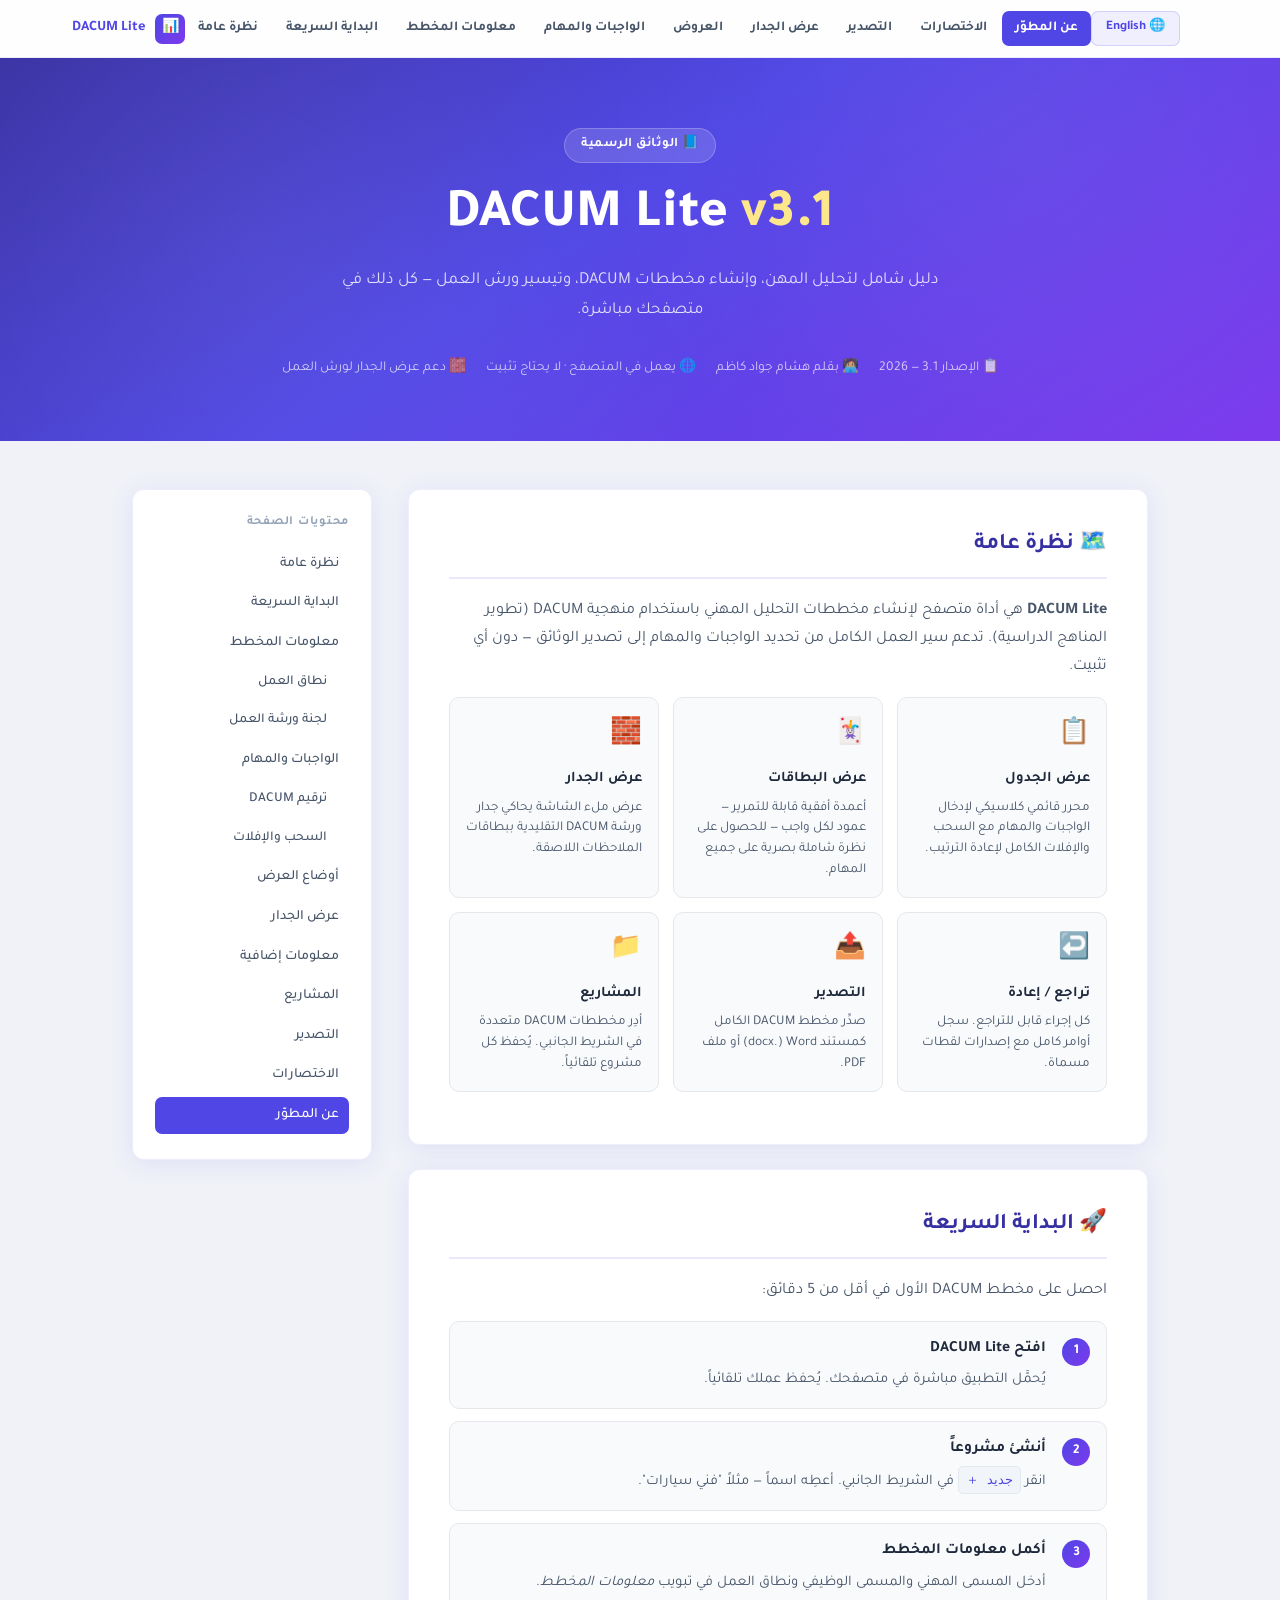
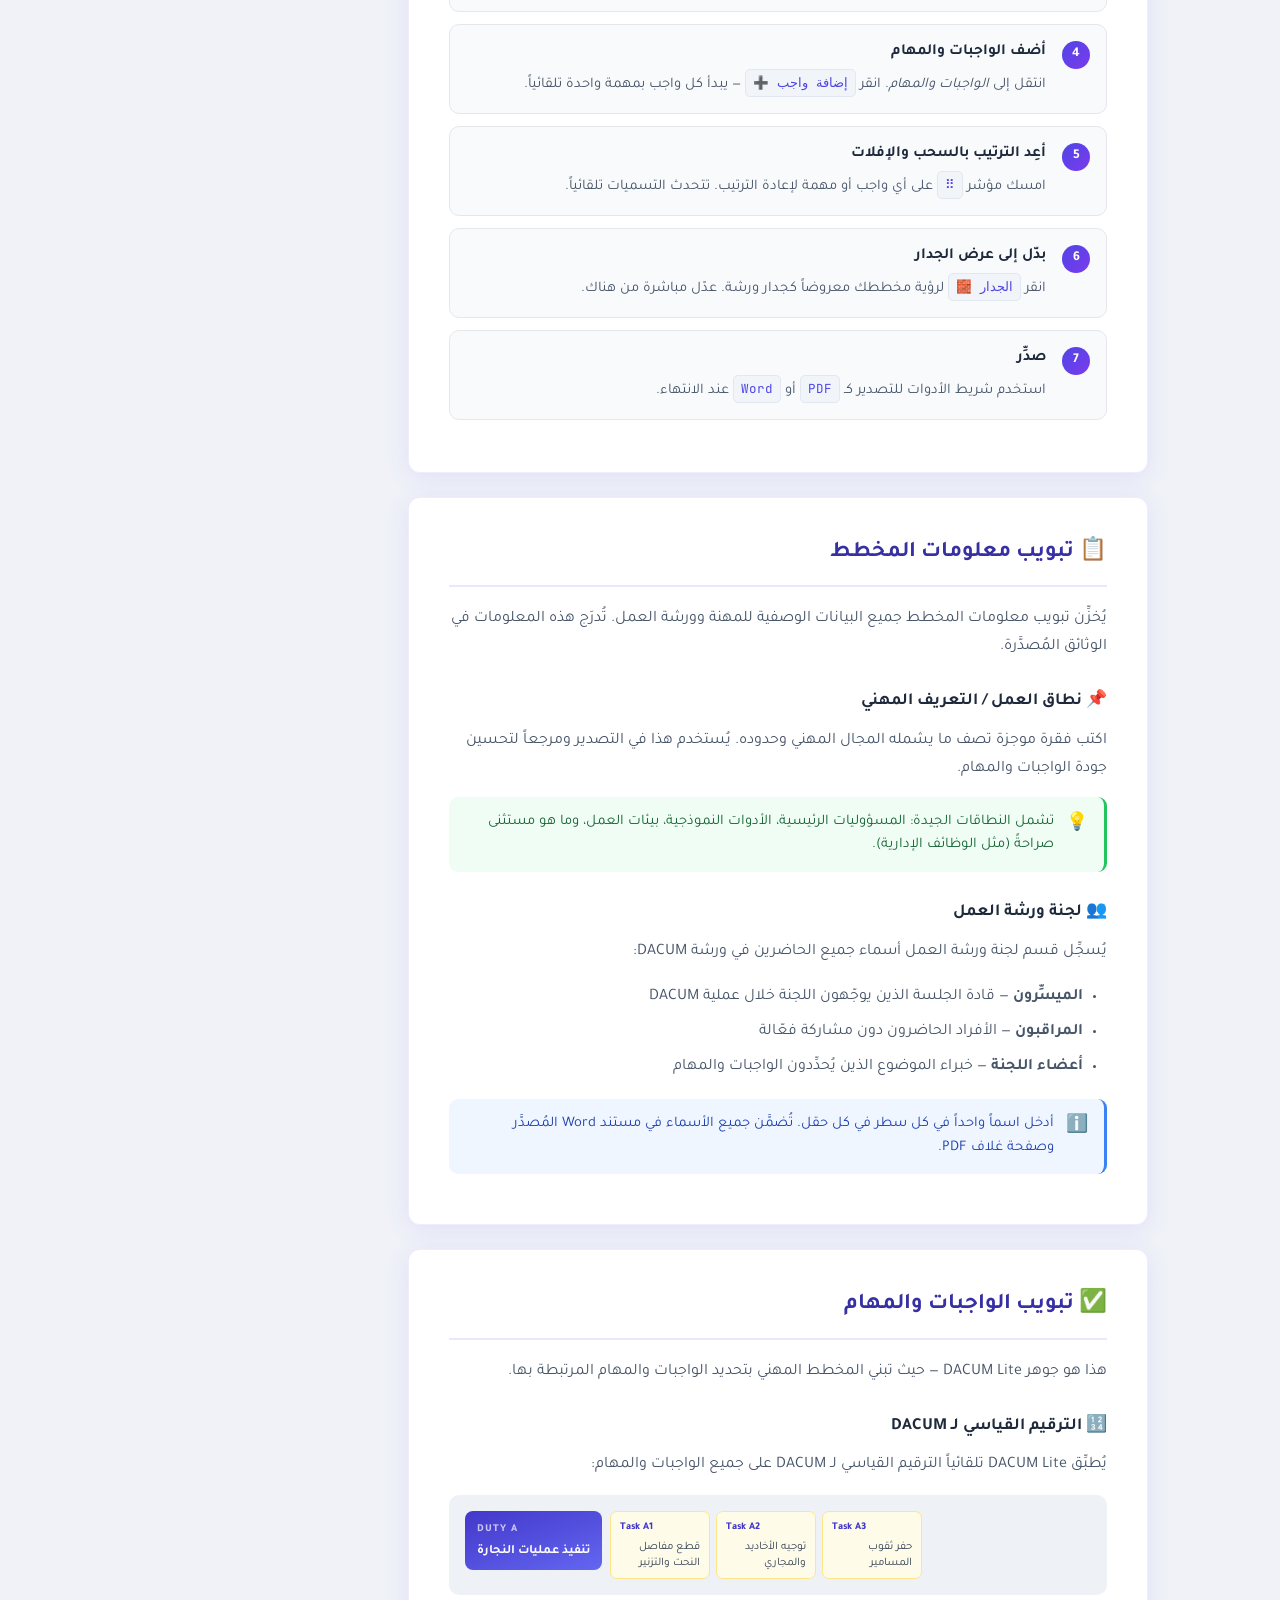
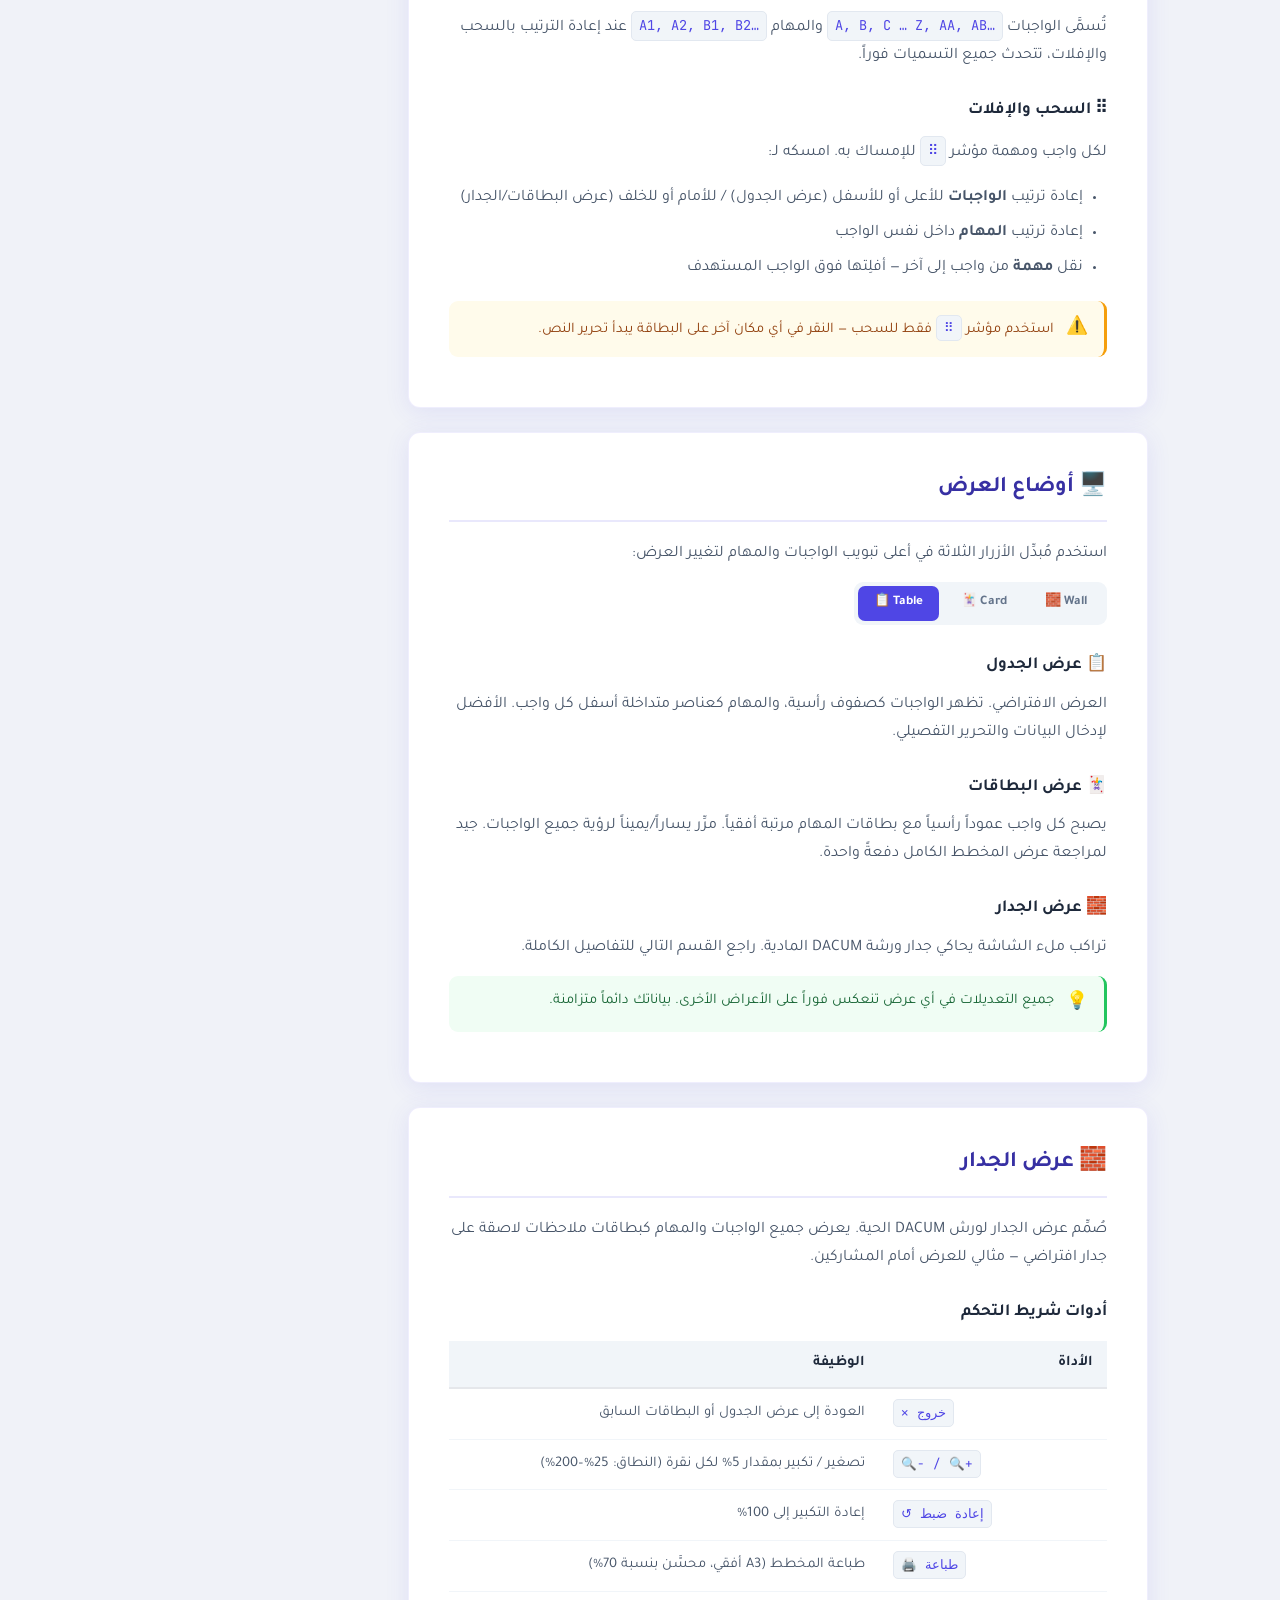
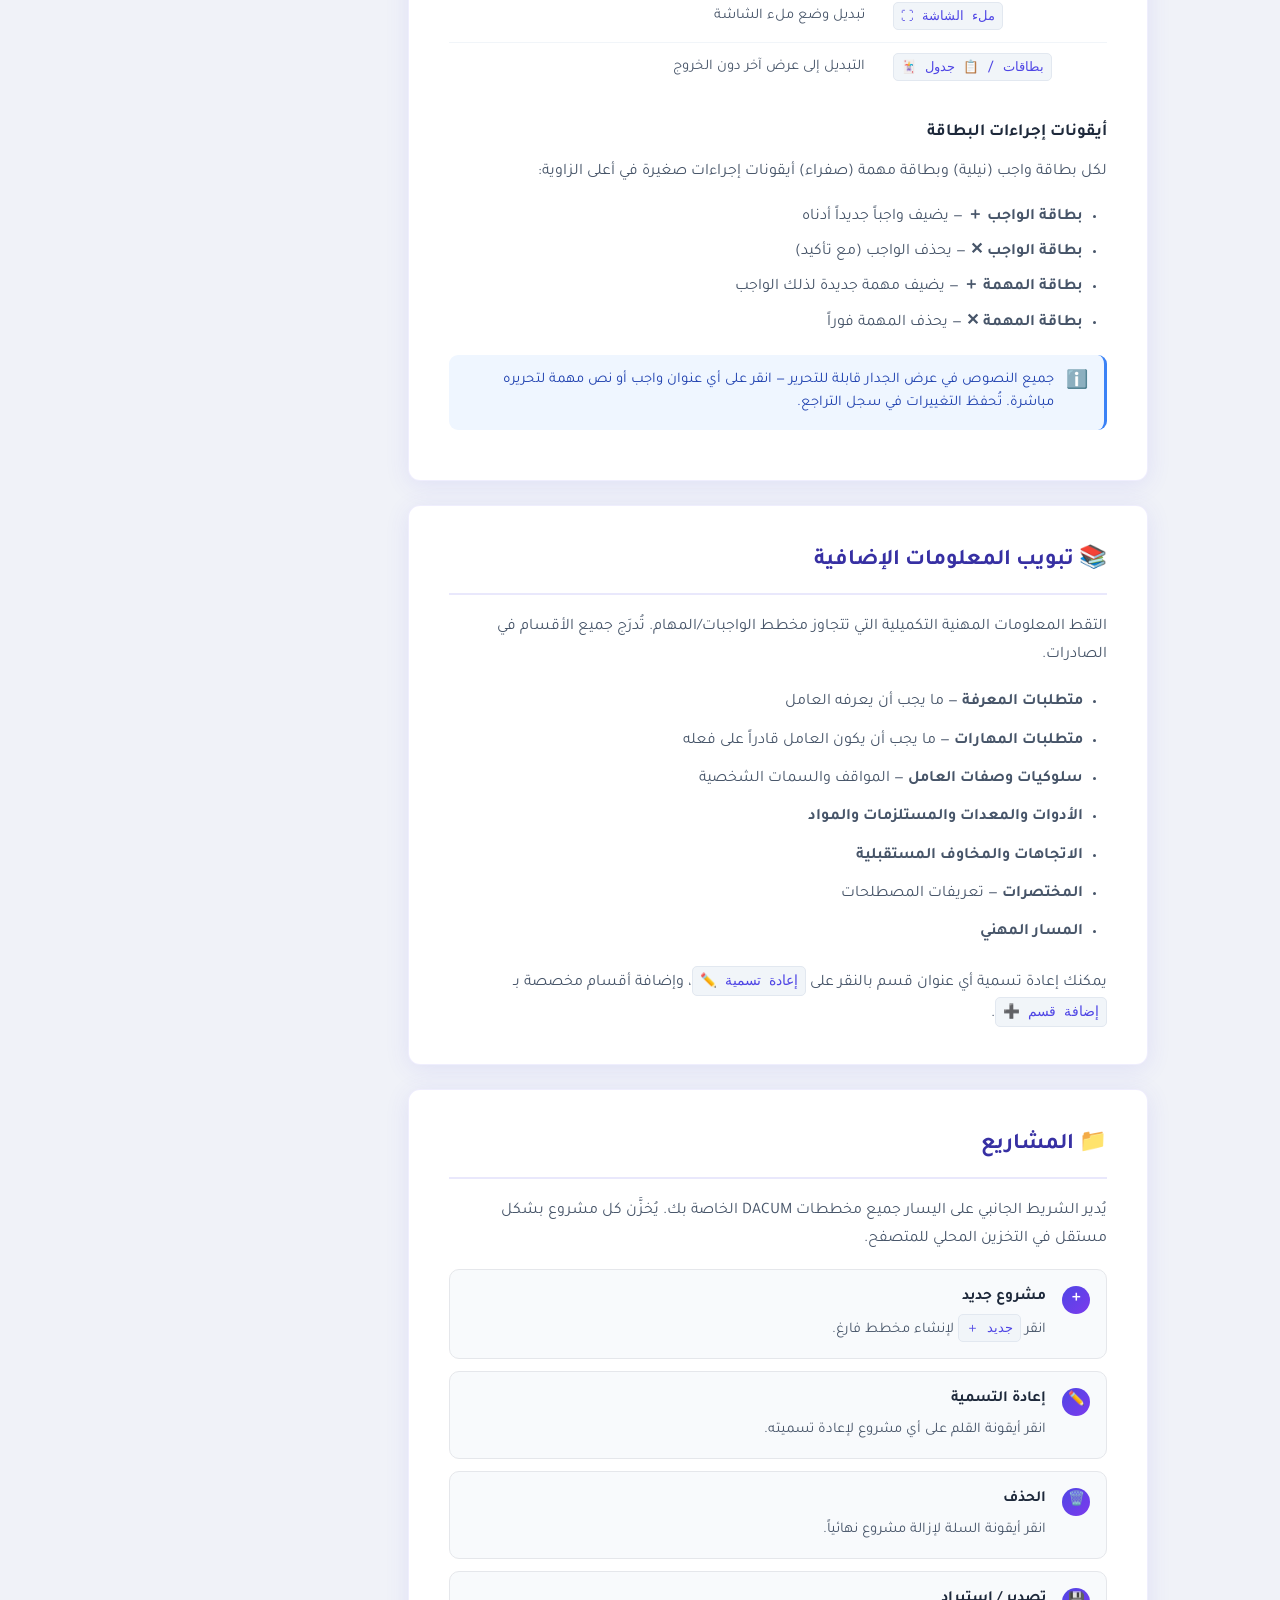
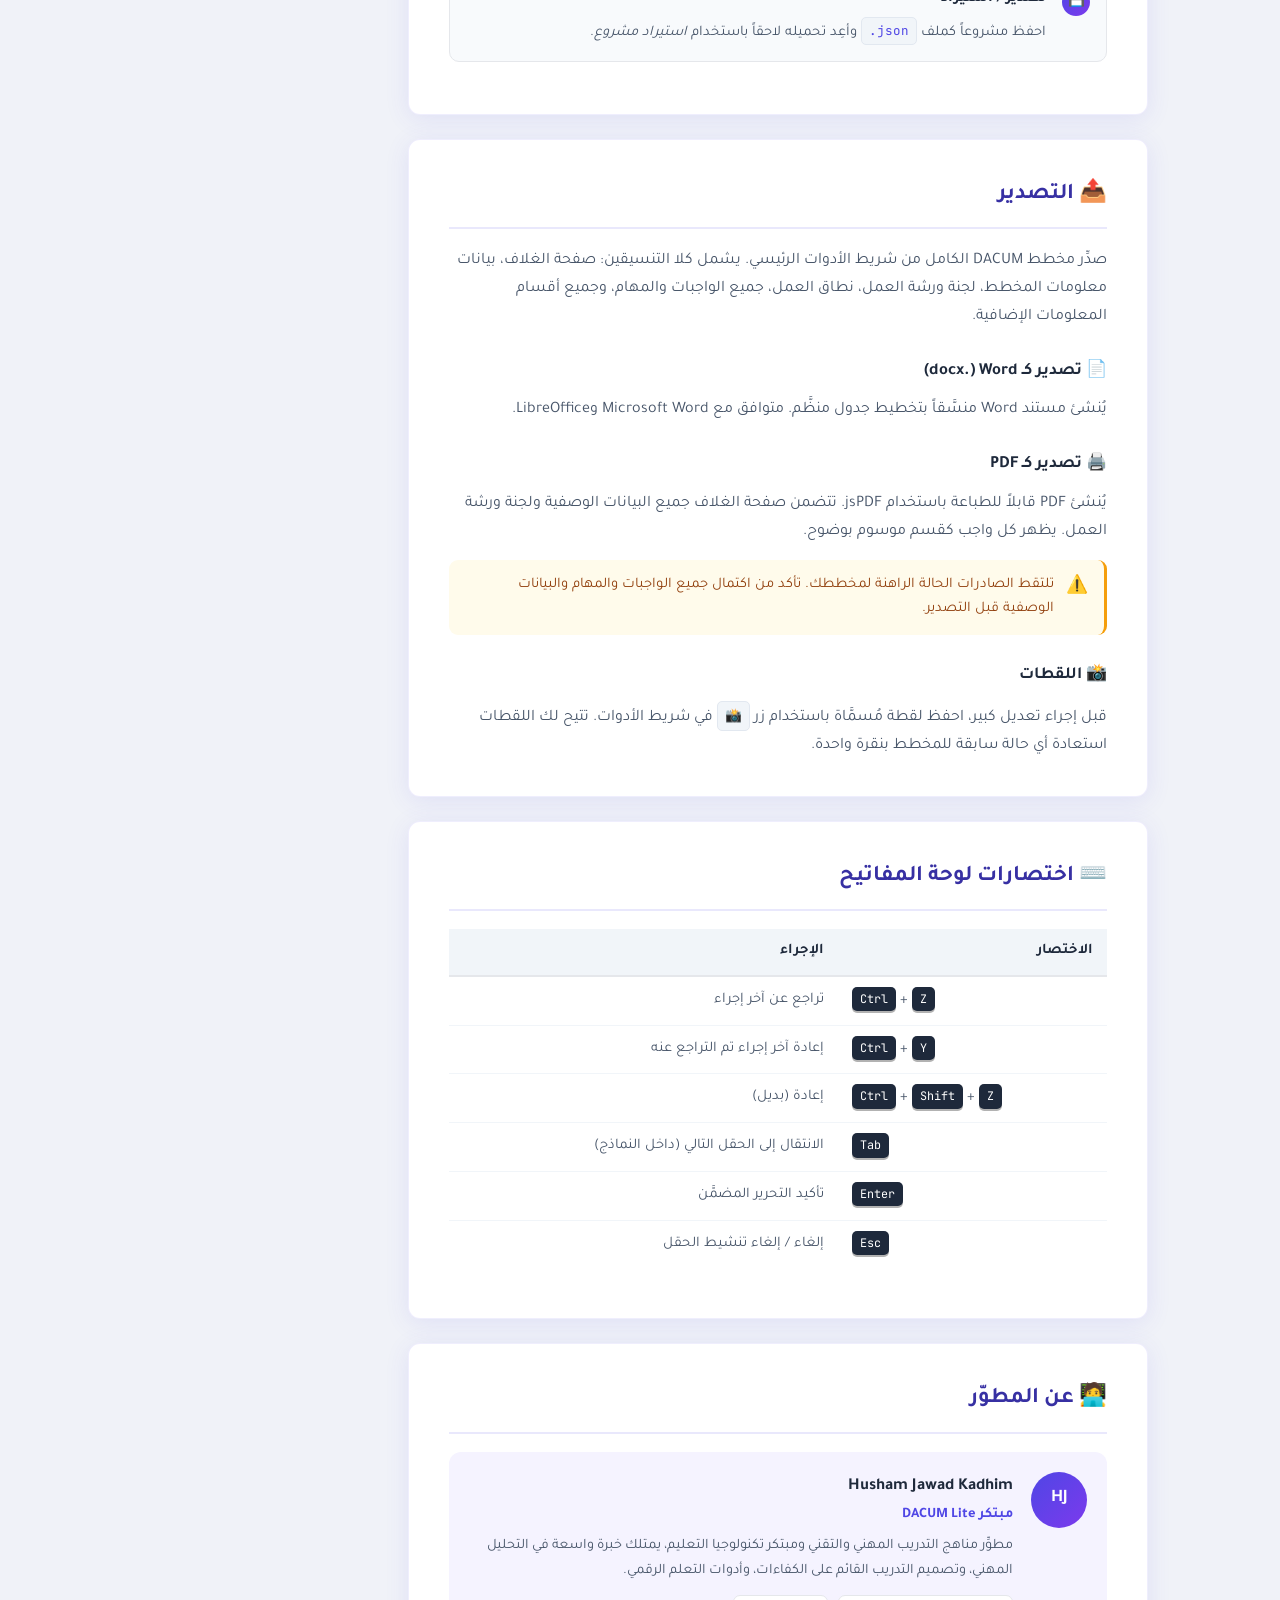
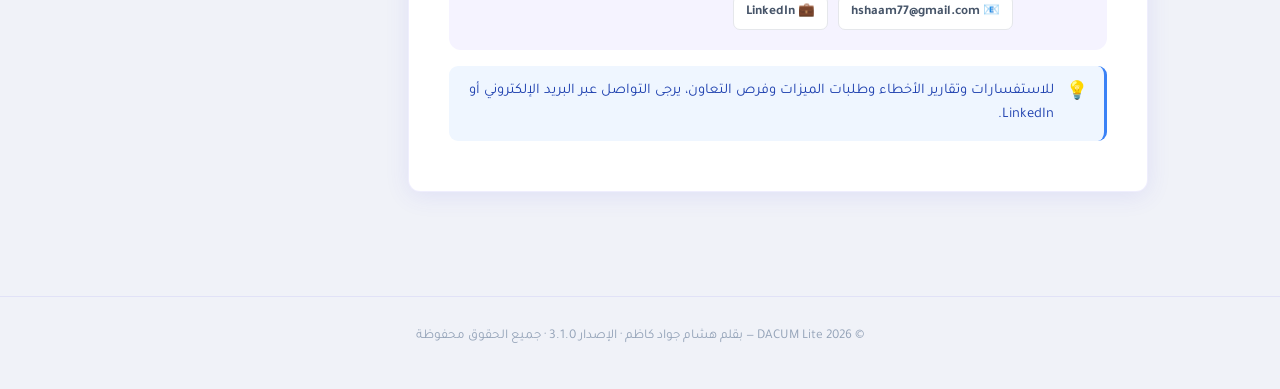
<file: user-guide-ar.html>
<!DOCTYPE html>
<html lang="ar" dir="rtl">
<head>
<meta charset="UTF-8">
<meta name="viewport" content="width=device-width, initial-scale=1.0">
<title>DACUM Lite — الوثائق الرسمية</title>
<link rel="preconnect" href="https://fonts.googleapis.com">
<link href="https://fonts.googleapis.com/css2?family=Tajawal:wght@300;400;500;700;800&family=JetBrains+Mono:wght@400;600&display=swap" rel="stylesheet">
<style>
/* ── Reset & Variables ─────────────────────────────────────── */
*, *::before, *::after { box-sizing: border-box; margin: 0; padding: 0; }

:root {
  --indigo:    #4f46e5;
  --indigo-d:  #3730a3;
  --indigo-l:  #818cf8;
  --violet:    #7c3aed;
  --cream:     #fefce8;
  --cream-b:   #fde68a;
  --slate:     #1e293b;
  --slate-m:   #475569;
  --slate-l:   #94a3b8;
  --bg:        #f0f2f8;
  --white:     #ffffff;
  --radius:    12px;
  --shadow:    0 4px 24px rgba(79,70,229,.10);
}

html { scroll-behavior: smooth; }

body {
  font-family: 'Tajawal', 'Segoe UI', Tahoma, sans-serif;
  background: var(--bg);
  color: var(--slate);
  font-size: 16px;
  line-height: 1.75;
  min-height: 100vh;
}

/* ── Top nav ────────────────────────────────────────────────── */
.top-nav {
  position: sticky;
  top: 0;
  z-index: 100;
  background: rgba(255,255,255,.88);
  backdrop-filter: blur(14px);
  border-bottom: 1px solid rgba(79,70,229,.10);
  display: flex;
  align-items: center;
  gap: 0;
  padding: 0 40px;
  height: 58px;
  overflow-x: auto;
  flex-direction: row-reverse;
}
.nav-brand {
  display: flex;
  align-items: center;
  gap: 9px;
  margin-left: 32px;
  white-space: nowrap;
  flex-shrink: 0;
}
.nav-brand-logo {
  width: 30px; height: 30px;
  background: linear-gradient(135deg, var(--indigo), var(--violet));
  border-radius: 7px;
  display: flex; align-items: center; justify-content: center;
  font-size: 14px;
}
.nav-brand-name { font-size: .9em; font-weight: 700; color: var(--indigo); }
.nav-links { display: flex; gap: 2px; flex-direction: row-reverse; }
.nav-link {
  padding: 6px 13px;
  border-radius: 7px;
  font-size: .85em;
  font-weight: 600;
  color: var(--slate-m);
  text-decoration: none;
  white-space: nowrap;
  transition: all .14s;
}
.nav-link:hover { background: rgba(79,70,229,.08); color: var(--indigo); }
.nav-link.active { background: var(--indigo); color: #fff; }

/* Language switch button */
.nav-lang-btn {
  margin-right: auto;
  padding: 5px 14px;
  border-radius: 7px;
  font-size: .82em;
  font-weight: 700;
  background: rgba(79,70,229,.08);
  color: var(--indigo);
  border: 1px solid rgba(79,70,229,.18);
  cursor: pointer;
  white-space: nowrap;
  flex-shrink: 0;
  transition: all .14s;
  text-decoration: none;
}
.nav-lang-btn:hover { background: var(--indigo); color: #fff; }

/* ── Hero ───────────────────────────────────────────────────── */
.hero {
  background: linear-gradient(145deg, #3730a3 0%, #4f46e5 45%, #7c3aed 100%);
  color: #fff;
  padding: 70px 40px 60px;
  text-align: center;
  position: relative;
  overflow: hidden;
}
.hero::before {
  content: '';
  position: absolute; inset: 0;
  background-image: radial-gradient(circle at 20% 50%, rgba(255,255,255,.06) 0%, transparent 50%),
                    radial-gradient(circle at 80% 20%, rgba(255,255,255,.05) 0%, transparent 40%);
  pointer-events: none;
}
.hero-badge {
  display: inline-block;
  background: rgba(255,255,255,.14);
  border: 1px solid rgba(255,255,255,.22);
  border-radius: 999px;
  padding: 5px 16px;
  font-size: .82em;
  font-weight: 600;
  letter-spacing: .04em;
  margin-bottom: 22px;
}
.hero h1 {
  font-size: clamp(2.2em, 5vw, 3.4em);
  font-weight: 800;
  line-height: 1.2;
  margin-bottom: 16px;
}
.hero h1 span { color: #fde68a; }
.hero-sub {
  font-size: 1.05em;
  opacity: .82;
  max-width: 620px;
  margin: 0 auto 32px;
}
.hero-meta {
  display: flex;
  justify-content: center;
  flex-wrap: wrap;
  gap: 20px;
  font-size: .85em;
  opacity: .72;
}
.hero-meta span { display: flex; align-items: center; gap: 6px; }

/* ── Page layout ────────────────────────────────────────────── */
.page-wrap {
  max-width: 1080px;
  margin: 0 auto;
  padding: 48px 32px 80px;
  display: grid;
  grid-template-columns: 1fr 240px;
  gap: 36px;
  align-items: start;
}

/* ── Sidebar TOC ────────────────────────────────────────────── */
.toc {
  position: sticky;
  top: 74px;
  background: var(--white);
  border-radius: var(--radius);
  border: 1px solid rgba(79,70,229,.10);
  padding: 22px;
  box-shadow: var(--shadow);
}
.toc-title {
  font-size: .78em;
  font-weight: 700;
  letter-spacing: .06em;
  text-transform: uppercase;
  color: var(--slate-l);
  margin-bottom: 12px;
}
.toc-list { list-style: none; }
.toc-list li { margin-bottom: 3px; }
.toc-list a {
  display: block;
  padding: 6px 10px;
  border-radius: 7px;
  font-size: .88em;
  font-weight: 500;
  color: var(--slate-m);
  text-decoration: none;
  transition: all .13s;
}
.toc-list a:hover { background: rgba(79,70,229,.07); color: var(--indigo); }
.toc-list a.active { background: var(--indigo); color: #fff; }
.toc-sub a { padding-right: 22px; padding-left: 10px; font-size: .85em; }

/* ── Main content ───────────────────────────────────────────── */
.doc-section {
  background: var(--white);
  border-radius: var(--radius);
  border: 1px solid rgba(79,70,229,.09);
  padding: 36px 40px;
  margin-bottom: 24px;
  box-shadow: var(--shadow);
  scroll-margin-top: 80px;
}
.doc-section h2 {
  font-size: 1.4em;
  font-weight: 700;
  color: var(--indigo-d);
  margin-bottom: 18px;
  padding-bottom: 12px;
  border-bottom: 2px solid rgba(79,70,229,.12);
  display: flex;
  align-items: center;
  gap: 10px;
}
.doc-section h3 {
  font-size: 1.06em;
  font-weight: 700;
  color: var(--slate);
  margin: 26px 0 10px;
}
.doc-section p { margin-bottom: 14px; color: var(--slate-m); }
.doc-section p:last-child { margin-bottom: 0; }

/* Steps */
.steps { display: flex; flex-direction: column; gap: 12px; margin: 16px 0; }
.step {
  display: flex;
  gap: 16px;
  align-items: flex-start;
  background: #f8fafc;
  border: 1px solid #e5e7eb;
  border-radius: 10px;
  padding: 14px 16px;
}
.step-n {
  width: 28px; height: 28px; border-radius: 50%;
  background: linear-gradient(135deg, var(--indigo), var(--violet));
  color: #fff; font-size: .85em; font-weight: 700;
  display: flex; align-items: center; justify-content: center;
  flex-shrink: 0; margin-top: 2px;
}
.step-body { flex: 1; }
.step-body strong { display: block; font-size: .97em; color: var(--slate); margin-bottom: 3px; }
.step-body span { font-size: .92em; color: var(--slate-m); }

/* Notes */
.note {
  display: flex;
  gap: 12px;
  border-radius: 9px;
  padding: 14px 16px;
  margin: 14px 0;
  font-size: .92em;
  line-height: 1.6;
}
.note--info   { background: #eff6ff; border-right: 3px solid #3b82f6; color: #1e40af; }
.note--tip    { background: #f0fdf4; border-right: 3px solid #22c55e; color: #166534; }
.note--warn   { background: #fffbeb; border-right: 3px solid #f59e0b; color: #92400e; }
.note-icon { font-size: 1.2em; flex-shrink: 0; }

/* Feature grid */
.feat-grid {
  display: grid;
  grid-template-columns: repeat(3, 1fr);
  gap: 14px;
  margin: 16px 0;
}
.feat-card {
  background: #f8fafc;
  border: 1px solid #e5e7eb;
  border-radius: 10px;
  padding: 16px;
}
.feat-icon { font-size: 1.6em; margin-bottom: 8px; }
.feat-title { font-size: .92em; font-weight: 700; color: var(--slate); margin-bottom: 5px; }
.feat-desc  { font-size: .84em; color: var(--slate-m); line-height: 1.55; }

/* Code */
code {
  font-family: 'JetBrains Mono', monospace;
  font-size: .85em;
  background: #f1f5f9;
  border: 1px solid #e2e8f0;
  border-radius: 5px;
  padding: 2px 7px;
  color: var(--indigo);
  direction: ltr;
  display: inline-block;
}

/* Keyboard */
kbd {
  display: inline-block;
  padding: 2px 8px;
  background: var(--slate);
  color: #fff;
  border-radius: 5px;
  font-family: 'JetBrains Mono', monospace;
  font-size: .8em;
  box-shadow: 0 2px 0 rgba(0,0,0,.3);
  direction: ltr;
}

/* DACUM preview */
.wv-preview {
  display: flex;
  gap: 8px;
  overflow-x: auto;
  padding: 16px;
  background: #eef2f7;
  border-radius: 10px;
  margin: 16px 0;
  direction: ltr;
}
.wv-p-duty {
  min-width: 120px;
  background: linear-gradient(160deg, #4338ca, #6366f1);
  color: #fff;
  border-radius: 8px;
  padding: 10px 12px;
  flex-shrink: 0;
}
.wv-p-badge { font-size: .66em; font-weight: 800; letter-spacing: .1em; opacity: .7; text-transform: uppercase; margin-bottom: 4px; }
.wv-p-title { font-size: .8em; font-weight: 700; line-height: 1.3; direction: rtl; }
.wv-p-tasks { display: flex; gap: 6px; flex-wrap: wrap; align-content: flex-start; }
.wv-p-task {
  width: 100px; min-height: 60px;
  background: #fefce8; border: 1.5px solid #fde68a;
  border-radius: 7px; padding: 7px 9px; flex-shrink: 0;
}
.wv-p-task-lbl { font-size: .65em; font-weight: 800; color: #4338ca; margin-bottom: 3px; }
.wv-p-task-txt { font-size: .72em; color: #334155; line-height: 1.35; direction: rtl; }

/* View tabs demo */
.view-tabs-demo {
  display: flex;
  gap: 6px;
  background: #f1f5f9;
  padding: 4px;
  border-radius: 9px;
  width: fit-content;
  margin: 12px 0;
  direction: ltr;
}
.vtab { padding: 6px 16px; border-radius: 7px; font-size: .82em; font-weight: 600; color: #64748b; }
.vtab--active { background: #4f46e5; color: #fff; }

/* Shortcut table */
.shortcut-table {
  width: 100%;
  border-collapse: collapse;
  margin: 14px 0;
  font-size: .92em;
}
.shortcut-table th {
  background: #f1f5f9;
  padding: 10px 14px;
  text-align: right;
  font-weight: 700;
  color: var(--slate);
  border-bottom: 2px solid #e5e7eb;
}
.shortcut-table td {
  padding: 10px 14px;
  border-bottom: 1px solid #f1f5f9;
  color: var(--slate-m);
  text-align: right;
}
.shortcut-table td:first-child { direction: ltr; text-align: left; }
.shortcut-table tr:last-child td { border-bottom: none; }
.shortcut-table tr:hover td { background: #f8fafc; }

/* Creator card */
.creator-card {
  display: flex;
  align-items: flex-start;
  gap: 18px;
  background: #f5f3ff;
  border-radius: 12px;
  padding: 20px;
  margin: 16px 0;
}
.creator-avatar {
  width: 56px; height: 56px; border-radius: 50%;
  background: linear-gradient(135deg, var(--indigo), var(--violet));
  color: #fff; font-size: 1.1em; font-weight: 700;
  display: flex; align-items: center; justify-content: center;
  flex-shrink: 0;
}
.creator-name { font-weight: 700; font-size: 1.05em; color: var(--slate); }
.creator-role { color: var(--indigo); font-size: .9em; font-weight: 600; margin: 2px 0 6px; }
.creator-bio  { color: var(--slate-m); font-size: .9em; }
.creator-links { display: flex; gap: 10px; margin-top: 10px; flex-wrap: wrap; }
.creator-link {
  display: inline-flex; align-items: center; gap: 5px;
  padding: 5px 12px;
  background: var(--white); border: 1px solid #e5e7eb;
  border-radius: 7px; font-size: .84em; font-weight: 600;
  color: var(--slate-m); text-decoration: none;
  transition: all .13s;
}
.creator-link:hover { border-color: var(--indigo); color: var(--indigo); }

/* Footer */
footer {
  text-align: center;
  padding: 28px 20px 40px;
  font-size: .84em;
  color: var(--slate-l);
  border-top: 1px solid rgba(79,70,229,.09);
}

/* Responsive */
@media (max-width: 860px) {
  .page-wrap { grid-template-columns: 1fr; }
  .toc { display: none; }
  .feat-grid { grid-template-columns: 1fr 1fr; }
}
@media (max-width: 540px) {
  .hero { padding: 48px 20px 40px; }
  .doc-section { padding: 24px 20px; }
  .feat-grid { grid-template-columns: 1fr; }
  .top-nav { padding: 0 16px; }
}
</style>
</head>
<body>

<!-- ── Sticky Nav ──────────────────────────────────────────── -->
<nav class="top-nav">
  <div class="nav-brand">
    <div class="nav-brand-logo">📊</div>
    <span class="nav-brand-name">DACUM Lite</span>
  </div>
  <div class="nav-links">
    <a class="nav-link" href="#overview">نظرة عامة</a>
    <a class="nav-link" href="#quickstart">البداية السريعة</a>
    <a class="nav-link" href="#chart-info">معلومات المخطط</a>
    <a class="nav-link" href="#duties-tasks">الواجبات والمهام</a>
    <a class="nav-link" href="#views">العروض</a>
    <a class="nav-link" href="#wall-view">عرض الجدار</a>
    <a class="nav-link" href="#export">التصدير</a>
    <a class="nav-link" href="#shortcuts">الاختصارات</a>
    <a class="nav-link" href="#about">عن المطوّر</a>
  </div>
  <a class="nav-lang-btn" href="user-guide.html">🌐 English</a>
</nav>

<!-- ── Hero ───────────────────────────────────────────────── -->
<header class="hero">
  <div class="hero-badge">📘 الوثائق الرسمية</div>
  <h1>DACUM Lite <span>v3.1</span></h1>
  <p class="hero-sub">دليل شامل لتحليل المهن، وإنشاء مخططات DACUM، وتيسير ورش العمل — كل ذلك في متصفحك مباشرة.</p>
  <div class="hero-meta">
    <span>📋 الإصدار 3.1 — 2026</span>
    <span>🧑‍💻 بقلم هشام جواد كاظم</span>
    <span>🌐 يعمل في المتصفح · لا يحتاج تثبيت</span>
    <span>🧱 دعم عرض الجدار لورش العمل</span>
  </div>
</header>

<!-- ── Page Body ───────────────────────────────────────────── -->
<div class="page-wrap">

  <!-- Main Content -->
  <main>

    <!-- ── Overview ───────────────────────────────────────── -->
    <section class="doc-section" id="overview">
      <h2>🗺️ نظرة عامة</h2>
      <p><strong>DACUM Lite</strong> هي أداة متصفح لإنشاء مخططات التحليل المهني باستخدام منهجية DACUM (تطوير المناهج الدراسية). تدعم سير العمل الكامل من تحديد الواجبات والمهام إلى تصدير الوثائق — دون أي تثبيت.</p>

      <div class="feat-grid">
        <div class="feat-card">
          <div class="feat-icon">📋</div>
          <div class="feat-title">عرض الجدول</div>
          <div class="feat-desc">محرر قائمي كلاسيكي لإدخال الواجبات والمهام مع السحب والإفلات الكامل لإعادة الترتيب.</div>
        </div>
        <div class="feat-card">
          <div class="feat-icon">🃏</div>
          <div class="feat-title">عرض البطاقات</div>
          <div class="feat-desc">أعمدة أفقية قابلة للتمرير — عمود لكل واجب — للحصول على نظرة شاملة بصرية على جميع المهام.</div>
        </div>
        <div class="feat-card">
          <div class="feat-icon">🧱</div>
          <div class="feat-title">عرض الجدار</div>
          <div class="feat-desc">عرض ملء الشاشة يحاكي جدار ورشة DACUM التقليدية ببطاقات الملاحظات اللاصقة.</div>
        </div>
        <div class="feat-card">
          <div class="feat-icon">↩️</div>
          <div class="feat-title">تراجع / إعادة</div>
          <div class="feat-desc">كل إجراء قابل للتراجع. سجل أوامر كامل مع إصدارات لقطات مسماة.</div>
        </div>
        <div class="feat-card">
          <div class="feat-icon">📤</div>
          <div class="feat-title">التصدير</div>
          <div class="feat-desc">صدِّر مخطط DACUM الكامل كمستند Word ‏(.docx) أو ملف PDF.</div>
        </div>
        <div class="feat-card">
          <div class="feat-icon">📁</div>
          <div class="feat-title">المشاريع</div>
          <div class="feat-desc">أدِر مخططات DACUM متعددة في الشريط الجانبي. يُحفظ كل مشروع تلقائياً.</div>
        </div>
      </div>
    </section>

    <!-- ── Quick Start ─────────────────────────────────────── -->
    <section class="doc-section" id="quickstart">
      <h2>🚀 البداية السريعة</h2>
      <p>احصل على مخطط DACUM الأول في أقل من 5 دقائق:</p>
      <div class="steps">
        <div class="step"><div class="step-n">1</div><div class="step-body"><strong>افتح DACUM Lite</strong><span>يُحمَّل التطبيق مباشرة في متصفحك. يُحفظ عملك تلقائياً.</span></div></div>
        <div class="step"><div class="step-n">2</div><div class="step-body"><strong>أنشئ مشروعاً</strong><span>انقر <code>＋ جديد</code> في الشريط الجانبي. أعطِه اسماً — مثلاً "فني سيارات".</span></div></div>
        <div class="step"><div class="step-n">3</div><div class="step-body"><strong>أكمل معلومات المخطط</strong><span>أدخل المسمى المهني والمسمى الوظيفي ونطاق العمل في تبويب <em>معلومات المخطط</em>.</span></div></div>
        <div class="step"><div class="step-n">4</div><div class="step-body"><strong>أضف الواجبات والمهام</strong><span>انتقل إلى <em>الواجبات والمهام</em>. انقر <code>➕ إضافة واجب</code> — يبدأ كل واجب بمهمة واحدة تلقائياً.</span></div></div>
        <div class="step"><div class="step-n">5</div><div class="step-body"><strong>أعِد الترتيب بالسحب والإفلات</strong><span>امسك مؤشر <code>⠿</code> على أي واجب أو مهمة لإعادة الترتيب. تتحدث التسميات تلقائياً.</span></div></div>
        <div class="step"><div class="step-n">6</div><div class="step-body"><strong>بدّل إلى عرض الجدار</strong><span>انقر <code>🧱 الجدار</code> لرؤية مخططك معروضاً كجدار ورشة. عدّل مباشرة من هناك.</span></div></div>
        <div class="step"><div class="step-n">7</div><div class="step-body"><strong>صدِّر</strong><span>استخدم شريط الأدوات للتصدير كـ <code>PDF</code> أو <code>Word</code> عند الانتهاء.</span></div></div>
      </div>
    </section>

    <!-- ── Chart Info ──────────────────────────────────────── -->
    <section class="doc-section" id="chart-info">
      <h2>📋 تبويب معلومات المخطط</h2>
      <p>يُخزِّن تبويب معلومات المخطط جميع البيانات الوصفية للمهنة وورشة العمل. تُدرَج هذه المعلومات في الوثائق المُصدَّرة.</p>

      <h3 id="scope">📌 نطاق العمل / التعريف المهني</h3>
      <p>اكتب فقرة موجزة تصف ما يشمله المجال المهني وحدوده. يُستخدم هذا في التصدير ومرجعاً لتحسين جودة الواجبات والمهام.</p>
      <div class="note note--tip">
        <span class="note-icon">💡</span>
        <span>تشمل النطاقات الجيدة: المسؤوليات الرئيسية، الأدوات النموذجية، بيئات العمل، وما هو مستثنى صراحةً (مثل الوظائف الإدارية).</span>
      </div>

      <h3 id="panel">👥 لجنة ورشة العمل</h3>
      <p>يُسجِّل قسم لجنة ورشة العمل أسماء جميع الحاضرين في ورشة DACUM:</p>
      <ul style="margin:10px 0 14px 0;padding-right:24px;color:var(--slate-m);line-height:2.2;">
        <li><strong>الميسِّرون</strong> — قادة الجلسة الذين يوجّهون اللجنة خلال عملية DACUM</li>
        <li><strong>المراقبون</strong> — الأفراد الحاضرون دون مشاركة فعّالة</li>
        <li><strong>أعضاء اللجنة</strong> — خبراء الموضوع الذين يُحدِّدون الواجبات والمهام</li>
      </ul>
      <div class="note note--info">
        <span class="note-icon">ℹ️</span>
        <span>أدخل اسماً واحداً في كل سطر في كل حقل. تُضمَّن جميع الأسماء في مستند Word المُصدَّر وصفحة غلاف PDF.</span>
      </div>
    </section>

    <!-- ── Duties & Tasks ──────────────────────────────────── -->
    <section class="doc-section" id="duties-tasks">
      <h2>✅ تبويب الواجبات والمهام</h2>
      <p>هذا هو جوهر DACUM Lite — حيث تبني المخطط المهني بتحديد الواجبات والمهام المرتبطة بها.</p>

      <h3 id="numbering">🔢 الترقيم القياسي لـ DACUM</h3>
      <p>يُطبِّق DACUM Lite تلقائياً الترقيم القياسي لـ DACUM على جميع الواجبات والمهام:</p>
      <div class="wv-preview">
        <div>
          <div class="wv-p-duty"><div class="wv-p-badge">Duty A</div><div class="wv-p-title">تنفيذ عمليات النجارة</div></div>
        </div>
        <div class="wv-p-tasks">
          <div class="wv-p-task"><div class="wv-p-task-lbl">Task A1</div><div class="wv-p-task-txt">قطع مفاصل النحت والتزنير</div></div>
          <div class="wv-p-task"><div class="wv-p-task-lbl">Task A2</div><div class="wv-p-task-txt">توجيه الأخاديد والمجاري</div></div>
          <div class="wv-p-task"><div class="wv-p-task-lbl">Task A3</div><div class="wv-p-task-txt">حفر ثقوب المسامير</div></div>
        </div>
      </div>
      <p>تُسمَّى الواجبات <code>A, B, C … Z, AA, AB…</code> والمهام <code>A1, A2, B1, B2…</code> عند إعادة الترتيب بالسحب والإفلات، تتحدث جميع التسميات فوراً.</p>

      <h3 id="drag-drop">⠿ السحب والإفلات</h3>
      <p>لكل واجب ومهمة مؤشر <code>⠿</code> للإمساك به. امسكه لـ:</p>
      <ul style="margin:10px 0 14px 0;padding-right:24px;color:var(--slate-m);line-height:2.2;">
        <li>إعادة ترتيب <strong>الواجبات</strong> للأعلى أو للأسفل (عرض الجدول) / للأمام أو للخلف (عرض البطاقات/الجدار)</li>
        <li>إعادة ترتيب <strong>المهام</strong> داخل نفس الواجب</li>
        <li>نقل <strong>مهمة</strong> من واجب إلى آخر — أفلِتها فوق الواجب المستهدف</li>
      </ul>
      <div class="note note--warn">
        <span class="note-icon">⚠️</span>
        <span>استخدم مؤشر <code>⠿</code> فقط للسحب — النقر في أي مكان آخر على البطاقة يبدأ تحرير النص.</span>
      </div>
    </section>

    <!-- ── Views ───────────────────────────────────────────── -->
    <section class="doc-section" id="views">
      <h2>🖥️ أوضاع العرض</h2>
      <p>استخدم مُبدِّل الأزرار الثلاثة في أعلى تبويب الواجبات والمهام لتغيير العرض:</p>

      <div class="view-tabs-demo">
        <div class="vtab vtab--active">📋 Table</div>
        <div class="vtab">🃏 Card</div>
        <div class="vtab">🧱 Wall</div>
      </div>

      <h3>📋 عرض الجدول</h3>
      <p>العرض الافتراضي. تظهر الواجبات كصفوف رأسية، والمهام كعناصر متداخلة أسفل كل واجب. الأفضل لإدخال البيانات والتحرير التفصيلي.</p>

      <h3>🃏 عرض البطاقات</h3>
      <p>يصبح كل واجب عموداً رأسياً مع بطاقات المهام مرتبة أفقياً. مرِّر يساراً/يميناً لرؤية جميع الواجبات. جيد لمراجعة عرض المخطط الكامل دفعةً واحدة.</p>

      <h3>🧱 عرض الجدار</h3>
      <p>تراكب ملء الشاشة يحاكي جدار ورشة DACUM المادية. راجع القسم التالي للتفاصيل الكاملة.</p>

      <div class="note note--tip">
        <span class="note-icon">💡</span>
        <span>جميع التعديلات في أي عرض تنعكس فوراً على الأعراض الأخرى. بياناتك دائماً متزامنة.</span>
      </div>
    </section>

    <!-- ── Wall View ───────────────────────────────────────── -->
    <section class="doc-section" id="wall-view">
      <h2>🧱 عرض الجدار</h2>
      <p>صُمِّم عرض الجدار لورش DACUM الحية. يعرض جميع الواجبات والمهام كبطاقات ملاحظات لاصقة على جدار افتراضي — مثالي للعرض أمام المشاركين.</p>

      <h3>أدوات شريط التحكم</h3>
      <table class="shortcut-table">
        <tr><th>الأداة</th><th>الوظيفة</th></tr>
        <tr><td><code>✕ خروج</code></td><td>العودة إلى عرض الجدول أو البطاقات السابق</td></tr>
        <tr><td><code>🔍− / 🔍+</code></td><td>تصغير / تكبير بمقدار 5% لكل نقرة (النطاق: 25%–200%)</td></tr>
        <tr><td><code>↺ إعادة ضبط</code></td><td>إعادة التكبير إلى 100%</td></tr>
        <tr><td><code>🖨️ طباعة</code></td><td>طباعة المخطط (A3 أفقي، محسَّن بنسبة 70%)</td></tr>
        <tr><td><code>⛶ ملء الشاشة</code></td><td>تبديل وضع ملء الشاشة</td></tr>
        <tr><td><code>🃏 بطاقات / 📋 جدول</code></td><td>التبديل إلى عرض آخر دون الخروج</td></tr>
      </table>

      <h3>أيقونات إجراءات البطاقة</h3>
      <p>لكل بطاقة واجب (نيلية) وبطاقة مهمة (صفراء) أيقونات إجراءات صغيرة في أعلى الزاوية:</p>
      <ul style="margin:10px 0 14px 0;padding-right:24px;color:var(--slate-m);line-height:2.2;">
        <li><strong>بطاقة الواجب ＋</strong> — يضيف واجباً جديداً أدناه</li>
        <li><strong>بطاقة الواجب ✕</strong> — يحذف الواجب (مع تأكيد)</li>
        <li><strong>بطاقة المهمة ＋</strong> — يضيف مهمة جديدة لذلك الواجب</li>
        <li><strong>بطاقة المهمة ✕</strong> — يحذف المهمة فوراً</li>
      </ul>
      <div class="note note--info">
        <span class="note-icon">ℹ️</span>
        <span>جميع النصوص في عرض الجدار قابلة للتحرير — انقر على أي عنوان واجب أو نص مهمة لتحريره مباشرة. تُحفظ التغييرات في سجل التراجع.</span>
      </div>
    </section>

    <!-- ── Additional Info ─────────────────────────────────── -->
    <section class="doc-section" id="additional">
      <h2>📚 تبويب المعلومات الإضافية</h2>
      <p>التقط المعلومات المهنية التكميلية التي تتجاوز مخطط الواجبات/المهام. تُدرَج جميع الأقسام في الصادرات.</p>
      <ul style="margin:10px 0 0 0;padding-right:24px;color:var(--slate-m);line-height:2.4;">
        <li><strong>متطلبات المعرفة</strong> — ما يجب أن يعرفه العامل</li>
        <li><strong>متطلبات المهارات</strong> — ما يجب أن يكون العامل قادراً على فعله</li>
        <li><strong>سلوكيات وصفات العامل</strong> — المواقف والسمات الشخصية</li>
        <li><strong>الأدوات والمعدات والمستلزمات والمواد</strong></li>
        <li><strong>الاتجاهات والمخاوف المستقبلية</strong></li>
        <li><strong>المختصرات</strong> — تعريفات المصطلحات</li>
        <li><strong>المسار المهني</strong></li>
      </ul>
      <p style="margin-top:14px;">يمكنك إعادة تسمية أي عنوان قسم بالنقر على <code>✏️ إعادة تسمية</code>، وإضافة أقسام مخصصة بـ <code>➕ إضافة قسم</code>.</p>
    </section>

    <!-- ── Projects ────────────────────────────────────────── -->
    <section class="doc-section" id="projects">
      <h2>📁 المشاريع</h2>
      <p>يُدير الشريط الجانبي على اليسار جميع مخططات DACUM الخاصة بك. يُخزَّن كل مشروع بشكل مستقل في التخزين المحلي للمتصفح.</p>
      <div class="steps">
        <div class="step"><div class="step-n">＋</div><div class="step-body"><strong>مشروع جديد</strong><span>انقر <code>＋ جديد</code> لإنشاء مخطط فارغ.</span></div></div>
        <div class="step"><div class="step-n">✏️</div><div class="step-body"><strong>إعادة التسمية</strong><span>انقر أيقونة القلم على أي مشروع لإعادة تسميته.</span></div></div>
        <div class="step"><div class="step-n">🗑️</div><div class="step-body"><strong>الحذف</strong><span>انقر أيقونة السلة لإزالة مشروع نهائياً.</span></div></div>
        <div class="step"><div class="step-n">💾</div><div class="step-body"><strong>تصدير / استيراد</strong><span>احفظ مشروعاً كملف <code>.json</code> وأعِد تحميله لاحقاً باستخدام <em>استيراد مشروع</em>.</span></div></div>
      </div>
    </section>

    <!-- ── Export ──────────────────────────────────────────── -->
    <section class="doc-section" id="export">
      <h2>📤 التصدير</h2>
      <p>صدِّر مخطط DACUM الكامل من شريط الأدوات الرئيسي. يشمل كلا التنسيقين: صفحة الغلاف، بيانات معلومات المخطط، لجنة ورشة العمل، نطاق العمل، جميع الواجبات والمهام، وجميع أقسام المعلومات الإضافية.</p>

      <h3>📄 تصدير كـ Word ‏(.docx)</h3>
      <p>يُنشئ مستند Word منسَّقاً بتخطيط جدول منظَّم. متوافق مع Microsoft Word وLibreOffice.</p>

      <h3>🖨️ تصدير كـ PDF</h3>
      <p>يُنشئ PDF قابلاً للطباعة باستخدام jsPDF. تتضمن صفحة الغلاف جميع البيانات الوصفية ولجنة ورشة العمل. يظهر كل واجب كقسم موسوم بوضوح.</p>

      <div class="note note--warn">
        <span class="note-icon">⚠️</span>
        <span>تلتقط الصادرات الحالة الراهنة لمخططك. تأكد من اكتمال جميع الواجبات والمهام والبيانات الوصفية قبل التصدير.</span>
      </div>

      <h3>📸 اللقطات</h3>
      <p>قبل إجراء تعديل كبير، احفظ لقطة مُسمَّاة باستخدام زر <code>📸</code> في شريط الأدوات. تتيح لك اللقطات استعادة أي حالة سابقة للمخطط بنقرة واحدة.</p>
    </section>

    <!-- ── Shortcuts ───────────────────────────────────────── -->
    <section class="doc-section" id="shortcuts">
      <h2>⌨️ اختصارات لوحة المفاتيح</h2>
      <table class="shortcut-table">
        <tr><th>الاختصار</th><th>الإجراء</th></tr>
        <tr><td><kbd>Ctrl</kbd> + <kbd>Z</kbd></td><td>تراجع عن آخر إجراء</td></tr>
        <tr><td><kbd>Ctrl</kbd> + <kbd>Y</kbd></td><td>إعادة آخر إجراء تم التراجع عنه</td></tr>
        <tr><td><kbd>Ctrl</kbd> + <kbd>Shift</kbd> + <kbd>Z</kbd></td><td>إعادة (بديل)</td></tr>
        <tr><td><kbd>Tab</kbd></td><td>الانتقال إلى الحقل التالي (داخل النماذج)</td></tr>
        <tr><td><kbd>Enter</kbd></td><td>تأكيد التحرير المضمَّن</td></tr>
        <tr><td><kbd>Esc</kbd></td><td>إلغاء / إلغاء تنشيط الحقل</td></tr>
      </table>
    </section>

    <!-- ── About ───────────────────────────────────────────── -->
    <section class="doc-section" id="about">
      <h2>🧑‍💻 عن المطوّر</h2>
      <div class="creator-card">
        <div class="creator-avatar">HJ</div>
        <div>
          <div class="creator-name">Husham Jawad Kadhim</div>
          <div class="creator-role">مبتكر DACUM Lite</div>
          <div class="creator-bio">مطوِّر مناهج التدريب المهني والتقني ومبتكر تكنولوجيا التعليم، يمتلك خبرة واسعة في التحليل المهني، وتصميم التدريب القائم على الكفاءات، وأدوات التعلم الرقمي.</div>
          <div class="creator-links">
            <a class="creator-link" href="mailto:hshaam77@gmail.com">📧 hshaam77@gmail.com</a>
            <a class="creator-link" href="https://www.linkedin.com/in/husham-jawad-kadhim-954006200/" target="_blank" rel="noopener">💼 LinkedIn</a>
          </div>
        </div>
      </div>
      <div class="note note--info">
        <span class="note-icon">💡</span>
        <span>للاستفسارات وتقارير الأخطاء وطلبات الميزات وفرص التعاون، يرجى التواصل عبر البريد الإلكتروني أو LinkedIn.</span>
      </div>
    </section>

  </main>

  <!-- Sidebar TOC -->
  <aside class="toc">
    <div class="toc-title">محتويات الصفحة</div>
    <ul class="toc-list">
      <li><a href="#overview">نظرة عامة</a></li>
      <li><a href="#quickstart">البداية السريعة</a></li>
      <li><a href="#chart-info">معلومات المخطط</a></li>
      <li class="toc-sub"><a href="#scope">نطاق العمل</a></li>
      <li class="toc-sub"><a href="#panel">لجنة ورشة العمل</a></li>
      <li><a href="#duties-tasks">الواجبات والمهام</a></li>
      <li class="toc-sub"><a href="#numbering">ترقيم DACUM</a></li>
      <li class="toc-sub"><a href="#drag-drop">السحب والإفلات</a></li>
      <li><a href="#views">أوضاع العرض</a></li>
      <li><a href="#wall-view">عرض الجدار</a></li>
      <li><a href="#additional">معلومات إضافية</a></li>
      <li><a href="#projects">المشاريع</a></li>
      <li><a href="#export">التصدير</a></li>
      <li><a href="#shortcuts">الاختصارات</a></li>
      <li><a href="#about">عن المطوّر</a></li>
    </ul>
  </aside>

</div>

<footer>
  © 2026 DACUM Lite — بقلم هشام جواد كاظم · الإصدار 3.1.0 · جميع الحقوق محفوظة
</footer>

<script>
// Highlight active TOC link on scroll
const sections = document.querySelectorAll('.doc-section');
const tocLinks  = document.querySelectorAll('.toc-list a');

const observer = new IntersectionObserver(entries => {
  entries.forEach(e => {
    if (e.isIntersecting) {
      tocLinks.forEach(l => l.classList.remove('active'));
      const active = document.querySelector(`.toc-list a[href="#${e.target.id}"]`);
      if (active) active.classList.add('active');
    }
  });
}, { rootMargin: '-30% 0px -60% 0px', threshold: 0 });
sections.forEach(s => observer.observe(s));

// Highlight active nav link
const navLinks = document.querySelectorAll('.nav-link');
const obs2 = new IntersectionObserver(entries => {
  entries.forEach(e => {
    if (e.isIntersecting) {
      navLinks.forEach(l => l.classList.remove('active'));
      const a = document.querySelector(`.nav-link[href="#${e.target.id}"]`);
      if (a) a.classList.add('active');
    }
  });
}, { rootMargin: '-20% 0px -70% 0px' });
sections.forEach(s => obs2.observe(s));
</script>
</body>
</html>
</file>
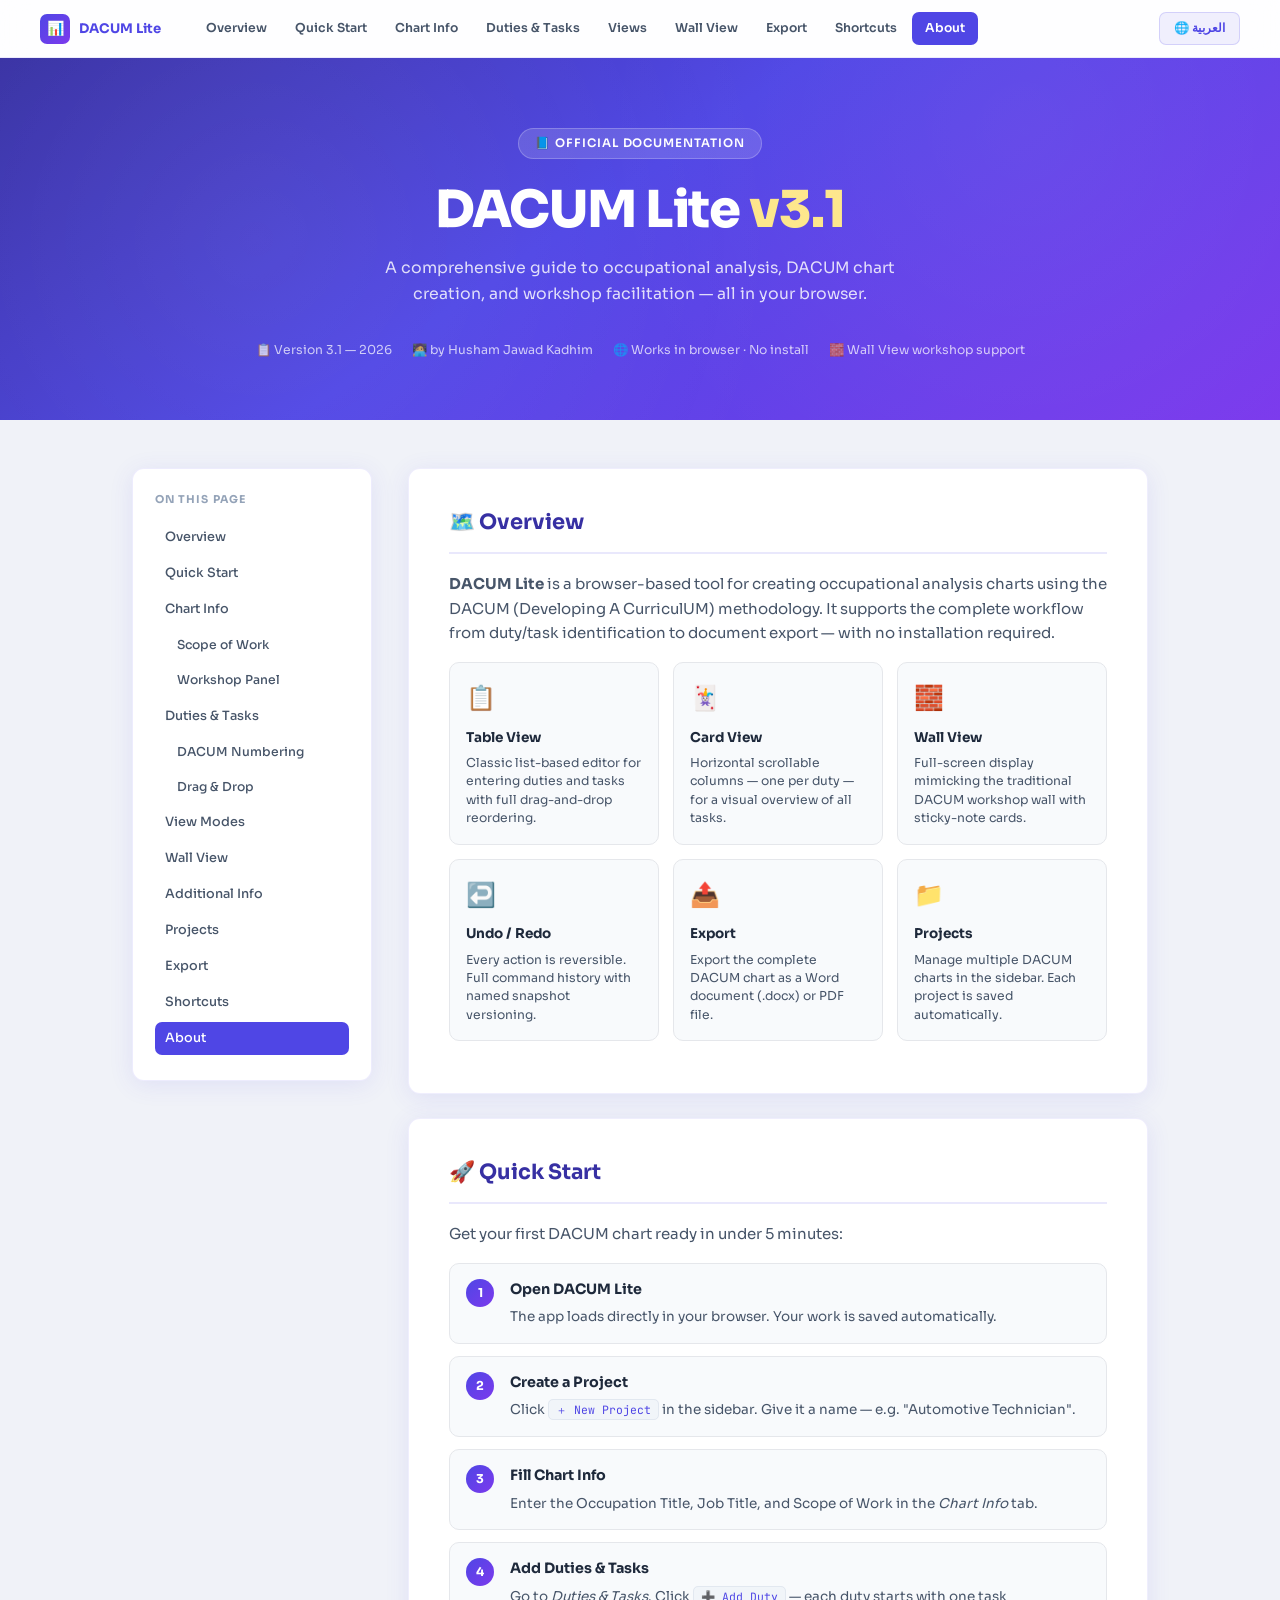
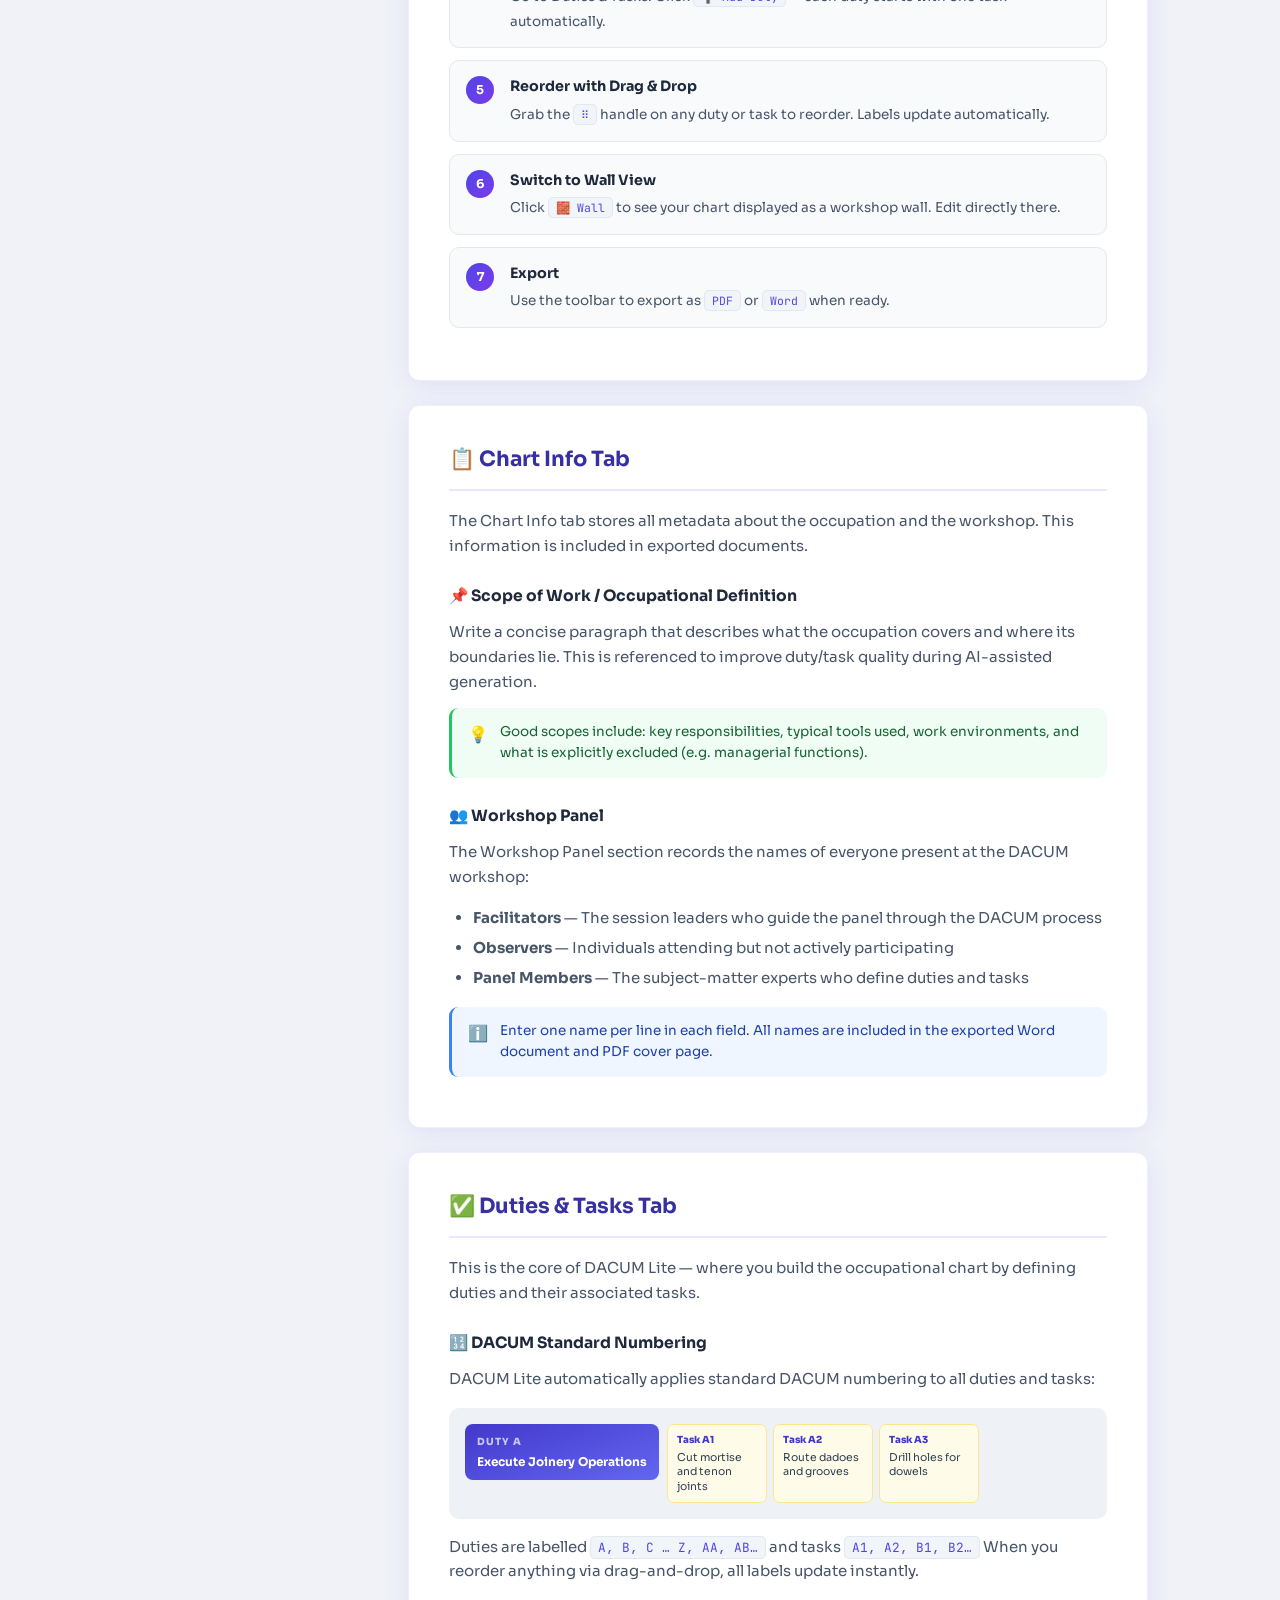
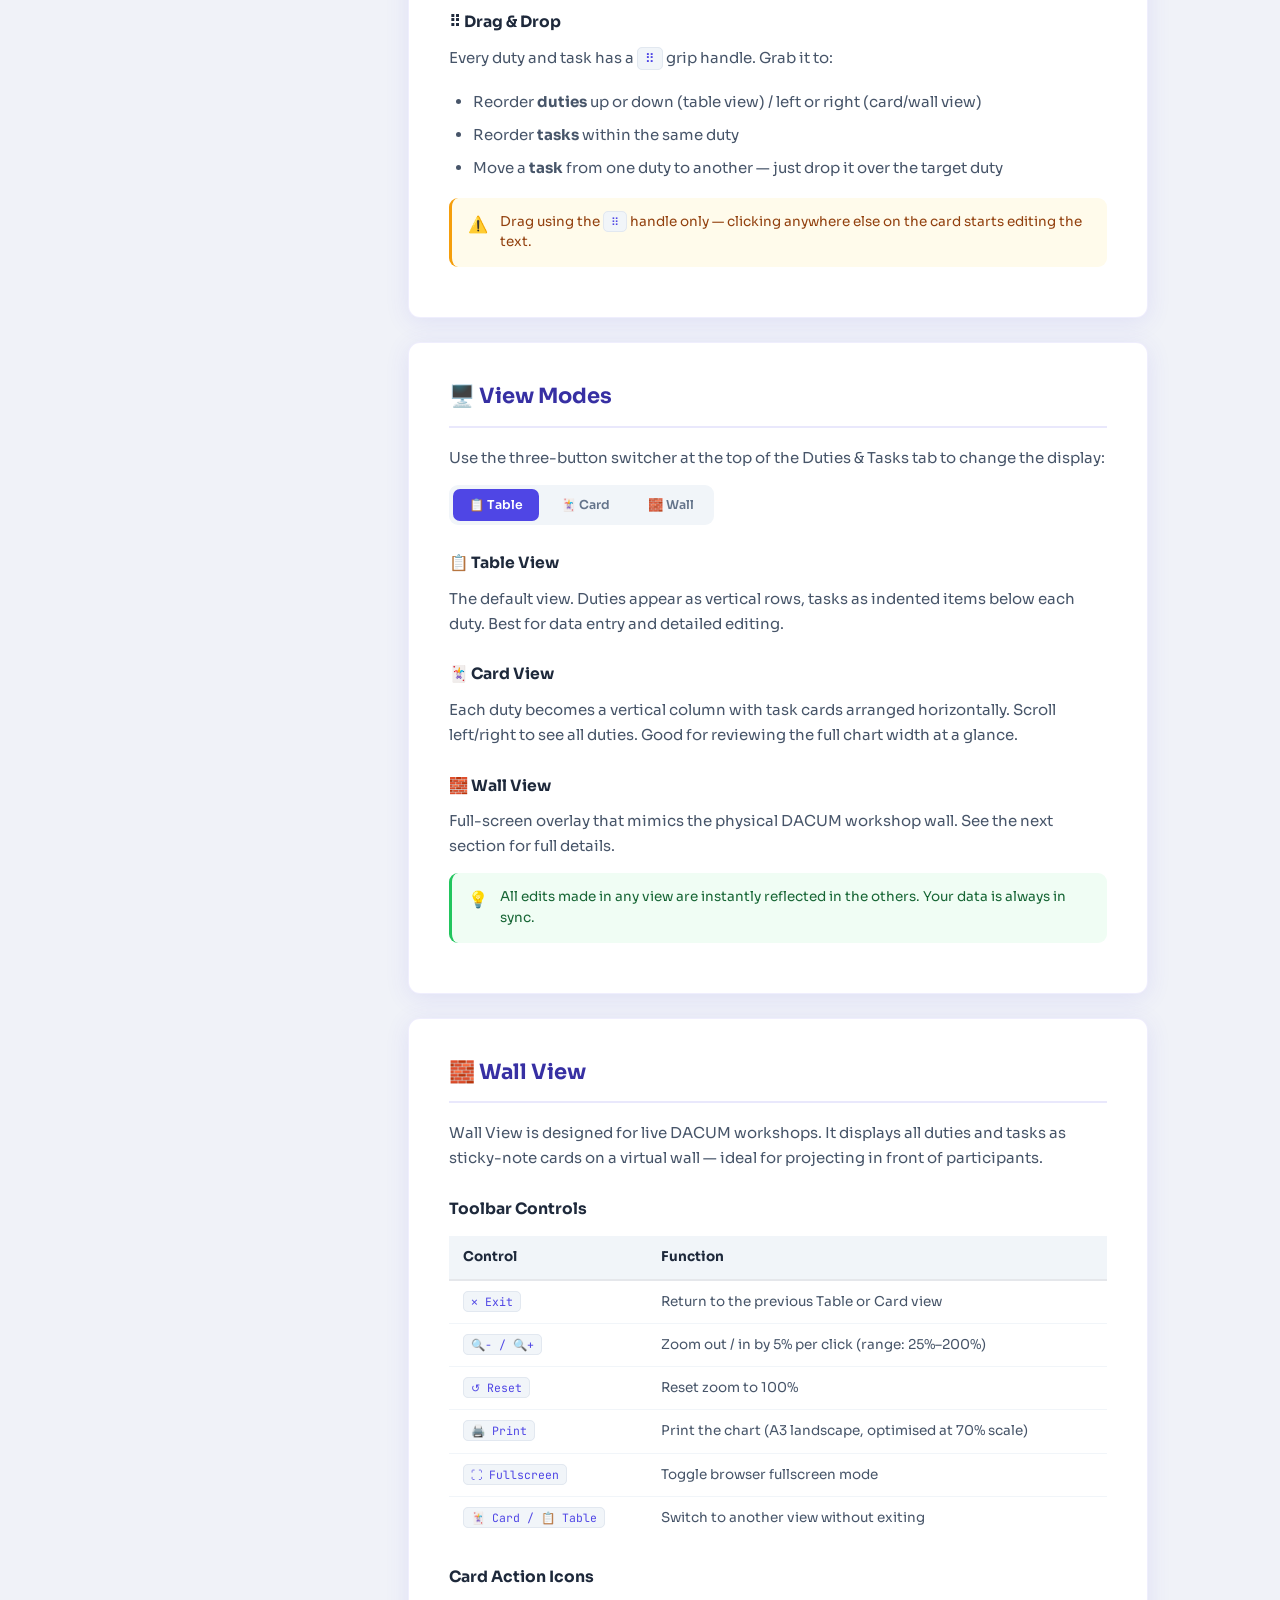
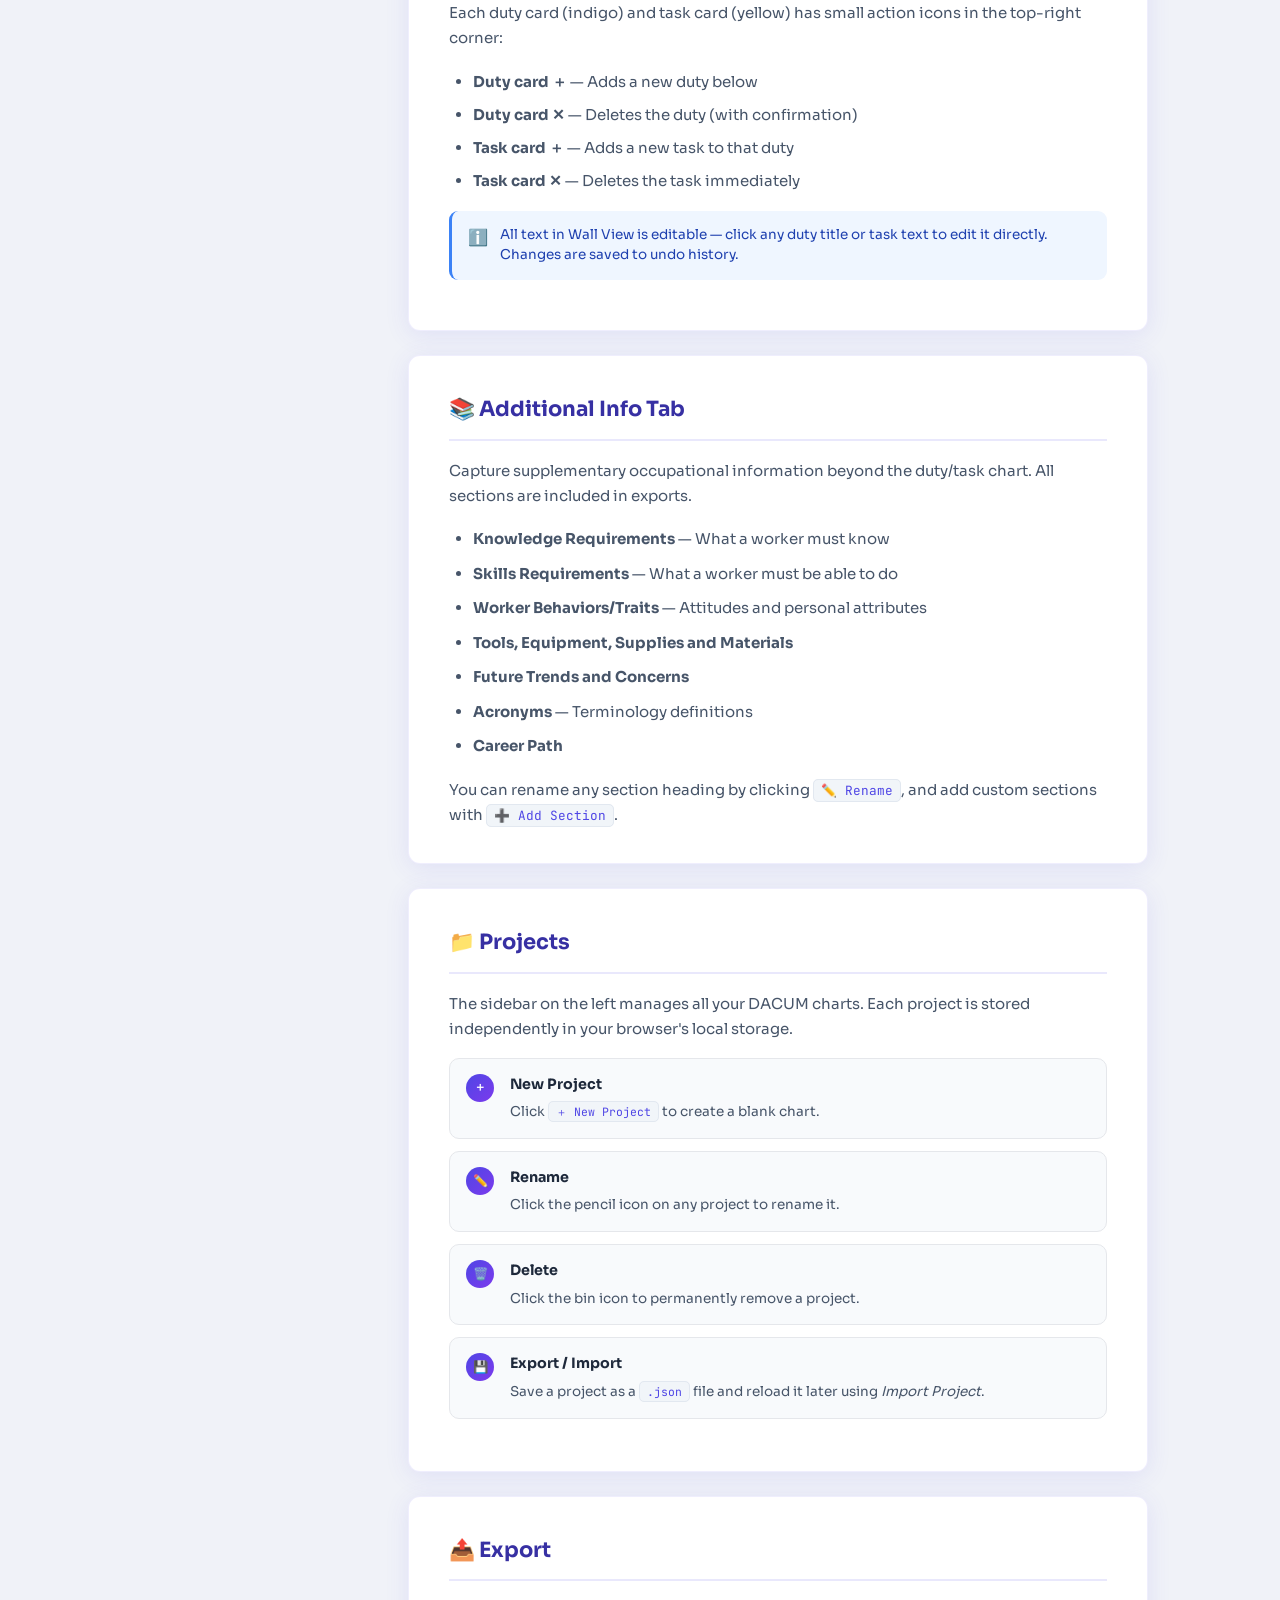
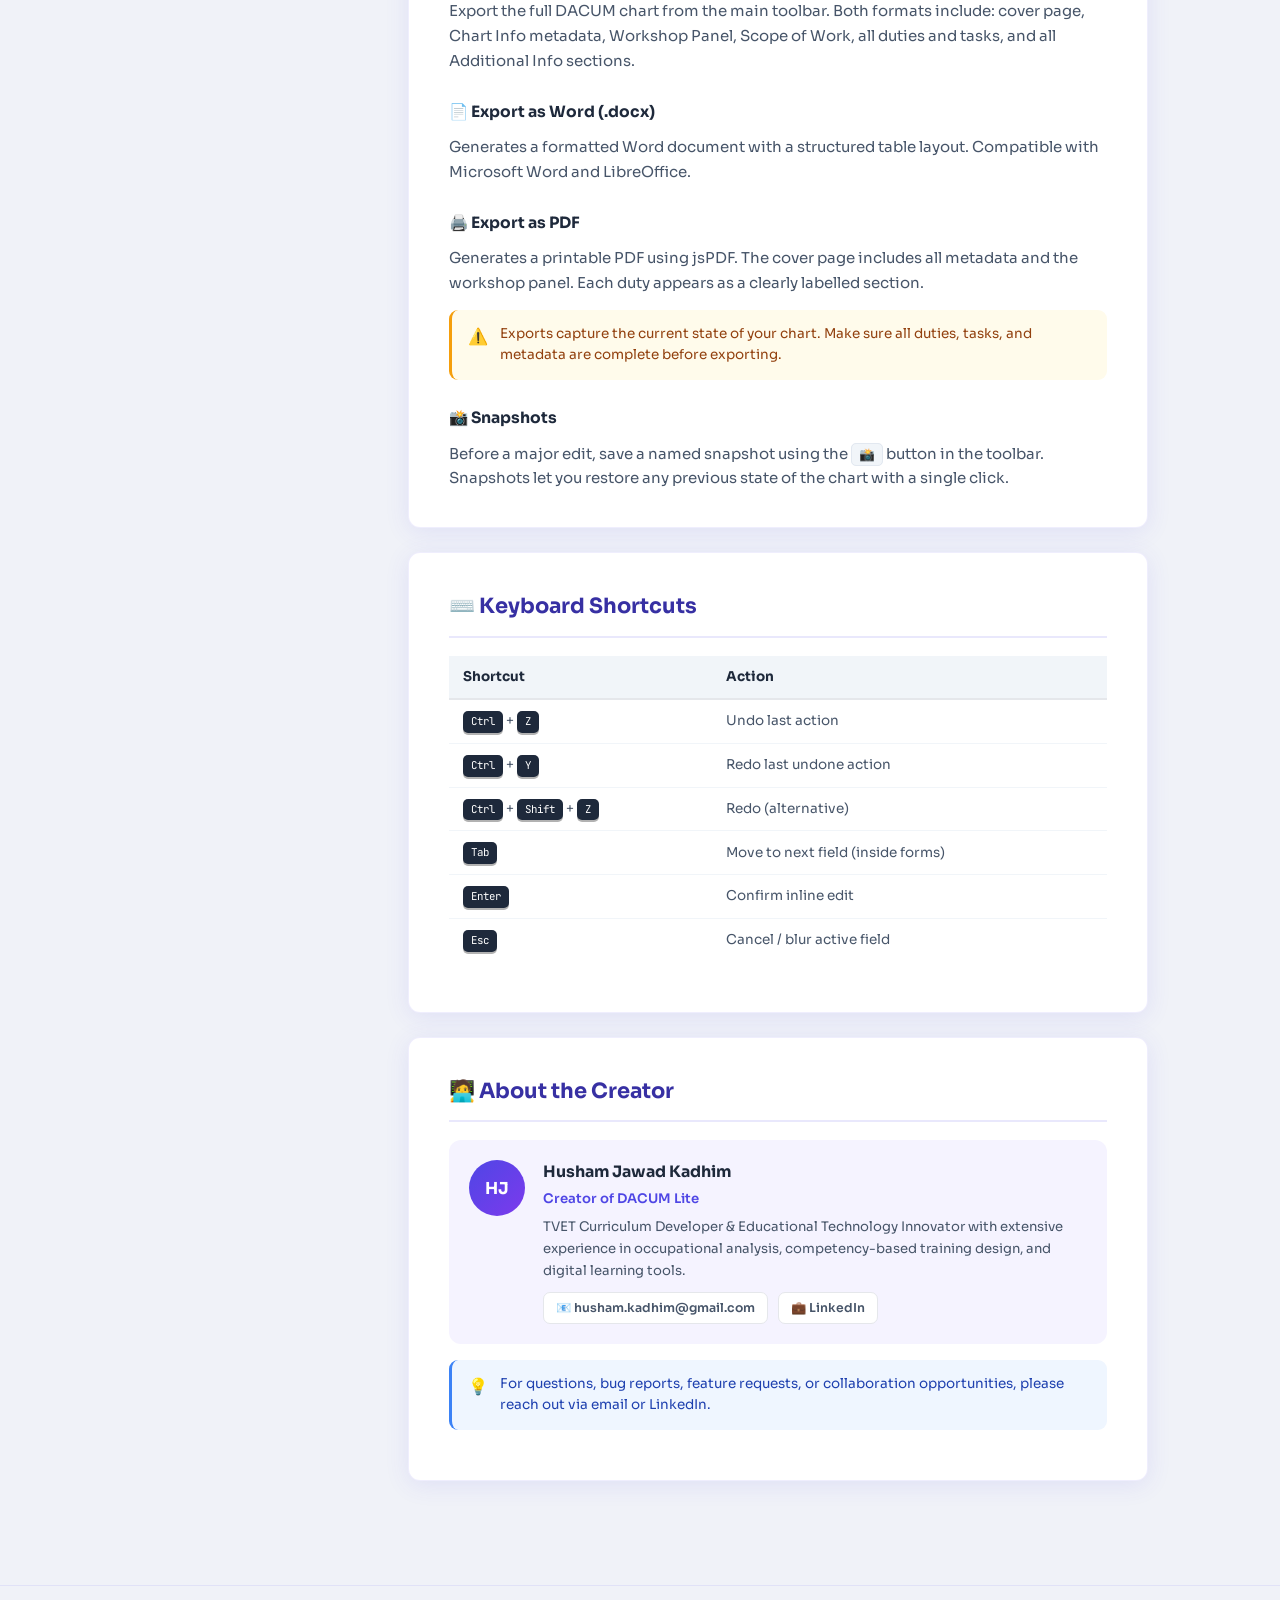
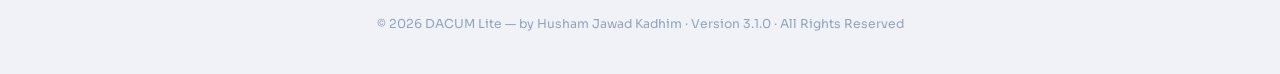
<file: user-guide.html>
<!DOCTYPE html>
<html lang="en">
<head>
<meta charset="UTF-8">
<meta name="viewport" content="width=device-width, initial-scale=1.0">
<title>DACUM Lite — Official Documentation</title>
<link rel="preconnect" href="https://fonts.googleapis.com">
<link href="https://fonts.googleapis.com/css2?family=Sora:wght@300;400;600;700;800&family=JetBrains+Mono:wght@400;600&display=swap" rel="stylesheet">
<style>
/* ── Reset & Variables ─────────────────────────────────────── */
*, *::before, *::after { box-sizing: border-box; margin: 0; padding: 0; }

:root {
  --indigo:    #4f46e5;
  --indigo-d:  #3730a3;
  --indigo-l:  #818cf8;
  --violet:    #7c3aed;
  --cream:     #fefce8;
  --cream-b:   #fde68a;
  --slate:     #1e293b;
  --slate-m:   #475569;
  --slate-l:   #94a3b8;
  --bg:        #f0f2f8;
  --white:     #ffffff;
  --radius:    12px;
  --shadow:    0 4px 24px rgba(79,70,229,.10);
}

html { scroll-behavior: smooth; }

body {
  font-family: 'Sora', sans-serif;
  background: var(--bg);
  color: var(--slate);
  font-size: 15px;
  line-height: 1.65;
  min-height: 100vh;
}

/* ── Top nav ────────────────────────────────────────────────── */
.top-nav {
  position: sticky;
  top: 0;
  z-index: 100;
  background: rgba(255,255,255,.88);
  backdrop-filter: blur(14px);
  border-bottom: 1px solid rgba(79,70,229,.10);
  display: flex;
  align-items: center;
  gap: 0;
  padding: 0 40px;
  height: 58px;
  overflow-x: auto;
}
.nav-brand {
  display: flex;
  align-items: center;
  gap: 9px;
  margin-right: 32px;
  white-space: nowrap;
  flex-shrink: 0;
}
.nav-brand-logo {
  width: 30px; height: 30px;
  background: linear-gradient(135deg, var(--indigo), var(--violet));
  border-radius: 7px;
  display: flex; align-items: center; justify-content: center;
  font-size: 14px;
}
.nav-brand-name { font-size: .88em; font-weight: 700; color: var(--indigo); }
.nav-links { display: flex; gap: 2px; }
.nav-link {
  padding: 6px 13px;
  border-radius: 7px;
  font-size: .82em;
  font-weight: 600;
  color: var(--slate-m);
  text-decoration: none;
  white-space: nowrap;
  transition: all .14s;
}
.nav-link:hover { background: rgba(79,70,229,.08); color: var(--indigo); }
.nav-link.active { background: var(--indigo); color: #fff; }

/* Language switch button */
.nav-lang-btn {
  margin-left: auto;
  padding: 5px 14px;
  border-radius: 7px;
  font-size: .82em;
  font-weight: 700;
  background: rgba(79,70,229,.08);
  color: var(--indigo);
  border: 1px solid rgba(79,70,229,.18);
  cursor: pointer;
  white-space: nowrap;
  flex-shrink: 0;
  transition: all .14s;
  text-decoration: none;
}
.nav-lang-btn:hover { background: var(--indigo); color: #fff; }

/* ── Hero ───────────────────────────────────────────────────── */
.hero {
  background: linear-gradient(145deg, #3730a3 0%, #4f46e5 45%, #7c3aed 100%);
  color: #fff;
  padding: 70px 40px 60px;
  text-align: center;
  position: relative;
  overflow: hidden;
}
.hero::before {
  content: '';
  position: absolute; inset: 0;
  background-image: radial-gradient(circle at 20% 50%, rgba(255,255,255,.06) 0%, transparent 50%),
                    radial-gradient(circle at 80% 20%, rgba(255,255,255,.05) 0%, transparent 40%);
  pointer-events: none;
}
.hero-badge {
  display: inline-block;
  background: rgba(255,255,255,.14);
  border: 1px solid rgba(255,255,255,.22);
  border-radius: 999px;
  padding: 5px 16px;
  font-size: .78em;
  font-weight: 600;
  letter-spacing: .08em;
  text-transform: uppercase;
  margin-bottom: 22px;
}
.hero h1 {
  font-size: clamp(2.2em, 5vw, 3.4em);
  font-weight: 800;
  line-height: 1.15;
  margin-bottom: 16px;
  letter-spacing: -.02em;
}
.hero h1 span { color: #fde68a; }
.hero-sub {
  font-size: 1.05em;
  opacity: .82;
  max-width: 580px;
  margin: 0 auto 32px;
}
.hero-meta {
  display: flex;
  justify-content: center;
  flex-wrap: wrap;
  gap: 20px;
  font-size: .82em;
  opacity: .72;
}
.hero-meta span { display: flex; align-items: center; gap: 6px; }

/* ── Page layout ────────────────────────────────────────────── */
.page-wrap {
  max-width: 1080px;
  margin: 0 auto;
  padding: 48px 32px 80px;
  display: grid;
  grid-template-columns: 240px 1fr;
  gap: 36px;
  align-items: start;
}

/* ── Sidebar TOC ────────────────────────────────────────────── */
.toc {
  position: sticky;
  top: 74px;
  background: var(--white);
  border-radius: var(--radius);
  border: 1px solid rgba(79,70,229,.10);
  padding: 22px;
  box-shadow: var(--shadow);
}
.toc-title {
  font-size: .72em;
  font-weight: 700;
  letter-spacing: .1em;
  text-transform: uppercase;
  color: var(--slate-l);
  margin-bottom: 12px;
}
.toc-list { list-style: none; }
.toc-list li { margin-bottom: 3px; }
.toc-list a {
  display: block;
  padding: 6px 10px;
  border-radius: 7px;
  font-size: .85em;
  font-weight: 500;
  color: var(--slate-m);
  text-decoration: none;
  transition: all .13s;
}
.toc-list a:hover { background: rgba(79,70,229,.07); color: var(--indigo); }
.toc-list a.active { background: var(--indigo); color: #fff; }
.toc-sub a { padding-left: 22px; font-size: .82em; }

/* ── Main content ───────────────────────────────────────────── */
.doc-section {
  background: var(--white);
  border-radius: var(--radius);
  border: 1px solid rgba(79,70,229,.09);
  padding: 36px 40px;
  margin-bottom: 24px;
  box-shadow: var(--shadow);
  scroll-margin-top: 80px;
}
.doc-section h2 {
  font-size: 1.4em;
  font-weight: 700;
  color: var(--indigo-d);
  margin-bottom: 18px;
  padding-bottom: 12px;
  border-bottom: 2px solid rgba(79,70,229,.12);
  display: flex;
  align-items: center;
  gap: 10px;
}
.doc-section h3 {
  font-size: 1.04em;
  font-weight: 700;
  color: var(--slate);
  margin: 26px 0 10px;
}
.doc-section p { margin-bottom: 14px; color: var(--slate-m); }
.doc-section p:last-child { margin-bottom: 0; }

/* Steps */
.steps { display: flex; flex-direction: column; gap: 12px; margin: 16px 0; }
.step {
  display: flex;
  gap: 16px;
  align-items: flex-start;
  background: #f8fafc;
  border: 1px solid #e5e7eb;
  border-radius: 10px;
  padding: 14px 16px;
}
.step-n {
  width: 28px; height: 28px; border-radius: 50%;
  background: linear-gradient(135deg, var(--indigo), var(--violet));
  color: #fff; font-size: .82em; font-weight: 700;
  display: flex; align-items: center; justify-content: center;
  flex-shrink: 0; margin-top: 1px;
}
.step-body { flex: 1; }
.step-body strong { display: block; font-size: .95em; color: var(--slate); margin-bottom: 3px; }
.step-body span { font-size: .9em; color: var(--slate-m); }

/* Tips / notes */
.note {
  display: flex;
  gap: 12px;
  border-radius: 9px;
  padding: 14px 16px;
  margin: 14px 0;
  font-size: .9em;
  line-height: 1.55;
}
.note--info   { background: #eff6ff; border-left: 3px solid #3b82f6; color: #1e40af; }
.note--tip    { background: #f0fdf4; border-left: 3px solid #22c55e; color: #166534; }
.note--warn   { background: #fffbeb; border-left: 3px solid #f59e0b; color: #92400e; }
.note-icon { font-size: 1.2em; flex-shrink: 0; }

/* Feature grid */
.feat-grid {
  display: grid;
  grid-template-columns: repeat(3, 1fr);
  gap: 14px;
  margin: 16px 0;
}
.feat-card {
  background: #f8fafc;
  border: 1px solid #e5e7eb;
  border-radius: 10px;
  padding: 16px;
}
.feat-icon { font-size: 1.6em; margin-bottom: 8px; }
.feat-title { font-size: .9em; font-weight: 700; color: var(--slate); margin-bottom: 5px; }
.feat-desc  { font-size: .82em; color: var(--slate-m); line-height: 1.5; }

/* Code span */
code {
  font-family: 'JetBrains Mono', monospace;
  font-size: .85em;
  background: #f1f5f9;
  border: 1px solid #e2e8f0;
  border-radius: 5px;
  padding: 2px 7px;
  color: var(--indigo);
}

/* Keyboard keys */
kbd {
  display: inline-block;
  padding: 2px 8px;
  background: var(--slate);
  color: #fff;
  border-radius: 5px;
  font-family: 'JetBrains Mono', monospace;
  font-size: .8em;
  box-shadow: 0 2px 0 rgba(0,0,0,.3);
}

/* DACUM chart mini-preview */
.wv-preview {
  display: flex;
  gap: 8px;
  overflow-x: auto;
  padding: 16px;
  background: #eef2f7;
  border-radius: 10px;
  margin: 16px 0;
}
.wv-p-duty {
  min-width: 120px;
  background: linear-gradient(160deg, #4338ca, #6366f1);
  color: #fff;
  border-radius: 8px;
  padding: 10px 12px;
  flex-shrink: 0;
}
.wv-p-badge { font-size: .66em; font-weight: 800; letter-spacing: .1em; opacity: .7; text-transform: uppercase; margin-bottom: 4px; }
.wv-p-title { font-size: .8em; font-weight: 700; line-height: 1.3; }
.wv-p-tasks { display: flex; gap: 6px; flex-wrap: wrap; align-content: flex-start; }
.wv-p-task {
  width: 100px; min-height: 60px;
  background: #fefce8; border: 1.5px solid #fde68a;
  border-radius: 7px; padding: 7px 9px;
  flex-shrink: 0;
}
.wv-p-task-lbl { font-size: .65em; font-weight: 800; color: #4338ca; margin-bottom: 3px; }
.wv-p-task-txt { font-size: .72em; color: #334155; line-height: 1.35; }

/* Tabs (views) explanation */
.view-tabs-demo {
  display: flex;
  gap: 6px;
  background: #f1f5f9;
  padding: 4px;
  border-radius: 9px;
  width: fit-content;
  margin: 12px 0;
}
.vtab {
  padding: 6px 16px;
  border-radius: 7px;
  font-size: .82em;
  font-weight: 600;
  color: #64748b;
}
.vtab--active { background: #4f46e5; color: #fff; }

/* Shortcut table */
.shortcut-table {
  width: 100%;
  border-collapse: collapse;
  margin: 14px 0;
  font-size: .9em;
}
.shortcut-table th {
  background: #f1f5f9;
  padding: 10px 14px;
  text-align: left;
  font-weight: 700;
  color: var(--slate);
  border-bottom: 2px solid #e5e7eb;
}
.shortcut-table td {
  padding: 10px 14px;
  border-bottom: 1px solid #f1f5f9;
  color: var(--slate-m);
}
.shortcut-table tr:last-child td { border-bottom: none; }
.shortcut-table tr:hover td { background: #f8fafc; }

/* About creator card */
.creator-card {
  display: flex;
  align-items: flex-start;
  gap: 18px;
  background: #f5f3ff;
  border-radius: 12px;
  padding: 20px;
  margin: 16px 0;
}
.creator-avatar {
  width: 56px; height: 56px;
  border-radius: 50%;
  background: linear-gradient(135deg, var(--indigo), var(--violet));
  color: #fff;
  font-size: 1.1em; font-weight: 700;
  display: flex; align-items: center; justify-content: center;
  flex-shrink: 0;
}
.creator-name { font-weight: 700; font-size: 1.05em; color: var(--slate); }
.creator-role { color: var(--indigo); font-size: .88em; font-weight: 600; margin: 2px 0 6px; }
.creator-bio  { color: var(--slate-m); font-size: .88em; }
.creator-links { display: flex; gap: 10px; margin-top: 10px; flex-wrap: wrap; }
.creator-link {
  display: inline-flex; align-items: center; gap: 5px;
  padding: 5px 12px;
  background: var(--white); border: 1px solid #e5e7eb;
  border-radius: 7px; font-size: .82em; font-weight: 600;
  color: var(--slate-m); text-decoration: none;
  transition: all .13s;
}
.creator-link:hover { border-color: var(--indigo); color: var(--indigo); }

/* ── Footer ─────────────────────────────────────────────────── */
footer {
  text-align: center;
  padding: 28px 20px 40px;
  font-size: .82em;
  color: var(--slate-l);
  border-top: 1px solid rgba(79,70,229,.09);
}

/* ── Responsive ─────────────────────────────────────────────── */
@media (max-width: 860px) {
  .page-wrap { grid-template-columns: 1fr; }
  .toc { display: none; }
  .feat-grid { grid-template-columns: 1fr 1fr; }
}
@media (max-width: 540px) {
  .hero { padding: 48px 20px 40px; }
  .doc-section { padding: 24px 20px; }
  .feat-grid { grid-template-columns: 1fr; }
  .top-nav { padding: 0 16px; }
}
</style>
</head>
<body>

<!-- ── Sticky Nav ──────────────────────────────────────────── -->
<nav class="top-nav">
  <div class="nav-brand">
    <div class="nav-brand-logo">📊</div>
    <span class="nav-brand-name">DACUM Lite</span>
  </div>
  <div class="nav-links">
    <a class="nav-link" href="#overview">Overview</a>
    <a class="nav-link" href="#quickstart">Quick Start</a>
    <a class="nav-link" href="#chart-info">Chart Info</a>
    <a class="nav-link" href="#duties-tasks">Duties & Tasks</a>
    <a class="nav-link" href="#views">Views</a>
    <a class="nav-link" href="#wall-view">Wall View</a>
    <a class="nav-link" href="#export">Export</a>
    <a class="nav-link" href="#shortcuts">Shortcuts</a>
    <a class="nav-link" href="#about">About</a>
  </div>
  <a class="nav-lang-btn" href="user-guide-ar.html">🌐 العربية</a>
</nav>

<!-- ── Hero ───────────────────────────────────────────────── -->
<header class="hero">
  <div class="hero-badge">📘 Official Documentation</div>
  <h1>DACUM Lite <span>v3.1</span></h1>
  <p class="hero-sub">A comprehensive guide to occupational analysis, DACUM chart creation, and workshop facilitation — all in your browser.</p>
  <div class="hero-meta">
    <span>📋 Version 3.1 — 2026</span>
    <span>🧑‍💻 by Husham Jawad Kadhim</span>
    <span>🌐 Works in browser · No install</span>
    <span>🧱 Wall View workshop support</span>
  </div>
</header>

<!-- ── Page Body ───────────────────────────────────────────── -->
<div class="page-wrap">

  <!-- Sidebar TOC -->
  <aside class="toc">
    <div class="toc-title">On this page</div>
    <ul class="toc-list">
      <li><a href="#overview">Overview</a></li>
      <li><a href="#quickstart">Quick Start</a></li>
      <li><a href="#chart-info">Chart Info</a></li>
      <li class="toc-sub"><a href="#scope">Scope of Work</a></li>
      <li class="toc-sub"><a href="#panel">Workshop Panel</a></li>
      <li><a href="#duties-tasks">Duties & Tasks</a></li>
      <li class="toc-sub"><a href="#numbering">DACUM Numbering</a></li>
      <li class="toc-sub"><a href="#drag-drop">Drag & Drop</a></li>
      <li><a href="#views">View Modes</a></li>
      <li><a href="#wall-view">Wall View</a></li>
      <li><a href="#additional">Additional Info</a></li>
      <li><a href="#projects">Projects</a></li>
      <li><a href="#export">Export</a></li>
      <li><a href="#shortcuts">Shortcuts</a></li>
      <li><a href="#about">About</a></li>
    </ul>
  </aside>

  <!-- Main Content -->
  <main>

    <!-- ── Overview ───────────────────────────────────────── -->
    <section class="doc-section" id="overview">
      <h2>🗺️ Overview</h2>
      <p><strong>DACUM Lite</strong> is a browser-based tool for creating occupational analysis charts using the DACUM (Developing A CurriculUM) methodology. It supports the complete workflow from duty/task identification to document export — with no installation required.</p>

      <div class="feat-grid">
        <div class="feat-card">
          <div class="feat-icon">📋</div>
          <div class="feat-title">Table View</div>
          <div class="feat-desc">Classic list-based editor for entering duties and tasks with full drag-and-drop reordering.</div>
        </div>
        <div class="feat-card">
          <div class="feat-icon">🃏</div>
          <div class="feat-title">Card View</div>
          <div class="feat-desc">Horizontal scrollable columns — one per duty — for a visual overview of all tasks.</div>
        </div>
        <div class="feat-card">
          <div class="feat-icon">🧱</div>
          <div class="feat-title">Wall View</div>
          <div class="feat-desc">Full-screen display mimicking the traditional DACUM workshop wall with sticky-note cards.</div>
        </div>
        <div class="feat-card">
          <div class="feat-icon">↩️</div>
          <div class="feat-title">Undo / Redo</div>
          <div class="feat-desc">Every action is reversible. Full command history with named snapshot versioning.</div>
        </div>
        <div class="feat-card">
          <div class="feat-icon">📤</div>
          <div class="feat-title">Export</div>
          <div class="feat-desc">Export the complete DACUM chart as a Word document (.docx) or PDF file.</div>
        </div>
        <div class="feat-card">
          <div class="feat-icon">📁</div>
          <div class="feat-title">Projects</div>
          <div class="feat-desc">Manage multiple DACUM charts in the sidebar. Each project is saved automatically.</div>
        </div>
      </div>
    </section>

    <!-- ── Quick Start ─────────────────────────────────────── -->
    <section class="doc-section" id="quickstart">
      <h2>🚀 Quick Start</h2>
      <p>Get your first DACUM chart ready in under 5 minutes:</p>
      <div class="steps">
        <div class="step"><div class="step-n">1</div><div class="step-body"><strong>Open DACUM Lite</strong><span>The app loads directly in your browser. Your work is saved automatically.</span></div></div>
        <div class="step"><div class="step-n">2</div><div class="step-body"><strong>Create a Project</strong><span>Click <code>＋ New Project</code> in the sidebar. Give it a name — e.g. "Automotive Technician".</span></div></div>
        <div class="step"><div class="step-n">3</div><div class="step-body"><strong>Fill Chart Info</strong><span>Enter the Occupation Title, Job Title, and Scope of Work in the <em>Chart Info</em> tab.</span></div></div>
        <div class="step"><div class="step-n">4</div><div class="step-body"><strong>Add Duties & Tasks</strong><span>Go to <em>Duties & Tasks</em>. Click <code>➕ Add Duty</code> — each duty starts with one task automatically.</span></div></div>
        <div class="step"><div class="step-n">5</div><div class="step-body"><strong>Reorder with Drag & Drop</strong><span>Grab the <code>⠿</code> handle on any duty or task to reorder. Labels update automatically.</span></div></div>
        <div class="step"><div class="step-n">6</div><div class="step-body"><strong>Switch to Wall View</strong><span>Click <code>🧱 Wall</code> to see your chart displayed as a workshop wall. Edit directly there.</span></div></div>
        <div class="step"><div class="step-n">7</div><div class="step-body"><strong>Export</strong><span>Use the toolbar to export as <code>PDF</code> or <code>Word</code> when ready.</span></div></div>
      </div>
    </section>

    <!-- ── Chart Info ──────────────────────────────────────── -->
    <section class="doc-section" id="chart-info">
      <h2>📋 Chart Info Tab</h2>
      <p>The Chart Info tab stores all metadata about the occupation and the workshop. This information is included in exported documents.</p>

      <h3 id="scope">📌 Scope of Work / Occupational Definition</h3>
      <p>Write a concise paragraph that describes what the occupation covers and where its boundaries lie. This is referenced to improve duty/task quality during AI-assisted generation.</p>
      <div class="note note--tip">
        <span class="note-icon">💡</span>
        <span>Good scopes include: key responsibilities, typical tools used, work environments, and what is explicitly excluded (e.g. managerial functions).</span>
      </div>

      <h3 id="panel">👥 Workshop Panel</h3>
      <p>The Workshop Panel section records the names of everyone present at the DACUM workshop:</p>
      <ul style="margin:10px 0 14px 24px;color:var(--slate-m);line-height:2;">
        <li><strong>Facilitators</strong> — The session leaders who guide the panel through the DACUM process</li>
        <li><strong>Observers</strong> — Individuals attending but not actively participating</li>
        <li><strong>Panel Members</strong> — The subject-matter experts who define duties and tasks</li>
      </ul>
      <div class="note note--info">
        <span class="note-icon">ℹ️</span>
        <span>Enter one name per line in each field. All names are included in the exported Word document and PDF cover page.</span>
      </div>
    </section>

    <!-- ── Duties & Tasks ──────────────────────────────────── -->
    <section class="doc-section" id="duties-tasks">
      <h2>✅ Duties & Tasks Tab</h2>
      <p>This is the core of DACUM Lite — where you build the occupational chart by defining duties and their associated tasks.</p>

      <h3 id="numbering">🔢 DACUM Standard Numbering</h3>
      <p>DACUM Lite automatically applies standard DACUM numbering to all duties and tasks:</p>
      <div class="wv-preview">
        <div><div class="wv-p-duty"><div class="wv-p-badge">Duty A</div><div class="wv-p-title">Execute Joinery Operations</div></div></div>
        <div class="wv-p-tasks">
          <div class="wv-p-task"><div class="wv-p-task-lbl">Task A1</div><div class="wv-p-task-txt">Cut mortise and tenon joints</div></div>
          <div class="wv-p-task"><div class="wv-p-task-lbl">Task A2</div><div class="wv-p-task-txt">Route dadoes and grooves</div></div>
          <div class="wv-p-task"><div class="wv-p-task-lbl">Task A3</div><div class="wv-p-task-txt">Drill holes for dowels</div></div>
        </div>
      </div>
      <p>Duties are labelled <code>A, B, C … Z, AA, AB…</code> and tasks <code>A1, A2, B1, B2…</code> When you reorder anything via drag-and-drop, all labels update instantly.</p>

      <h3 id="drag-drop">⠿ Drag & Drop</h3>
      <p>Every duty and task has a <code>⠿</code> grip handle. Grab it to:</p>
      <ul style="margin:10px 0 14px 24px;color:var(--slate-m);line-height:2.2;">
        <li>Reorder <strong>duties</strong> up or down (table view) / left or right (card/wall view)</li>
        <li>Reorder <strong>tasks</strong> within the same duty</li>
        <li>Move a <strong>task</strong> from one duty to another — just drop it over the target duty</li>
      </ul>
      <div class="note note--warn">
        <span class="note-icon">⚠️</span>
        <span>Drag using the <code>⠿</code> handle only — clicking anywhere else on the card starts editing the text.</span>
      </div>
    </section>

    <!-- ── Views ───────────────────────────────────────────── -->
    <section class="doc-section" id="views">
      <h2>🖥️ View Modes</h2>
      <p>Use the three-button switcher at the top of the Duties & Tasks tab to change the display:</p>

      <div class="view-tabs-demo">
        <div class="vtab vtab--active">📋 Table</div>
        <div class="vtab">🃏 Card</div>
        <div class="vtab">🧱 Wall</div>
      </div>

      <h3>📋 Table View</h3>
      <p>The default view. Duties appear as vertical rows, tasks as indented items below each duty. Best for data entry and detailed editing.</p>

      <h3>🃏 Card View</h3>
      <p>Each duty becomes a vertical column with task cards arranged horizontally. Scroll left/right to see all duties. Good for reviewing the full chart width at a glance.</p>

      <h3>🧱 Wall View</h3>
      <p>Full-screen overlay that mimics the physical DACUM workshop wall. See the next section for full details.</p>

      <div class="note note--tip">
        <span class="note-icon">💡</span>
        <span>All edits made in any view are instantly reflected in the others. Your data is always in sync.</span>
      </div>
    </section>

    <!-- ── Wall View ───────────────────────────────────────── -->
    <section class="doc-section" id="wall-view">
      <h2>🧱 Wall View</h2>
      <p>Wall View is designed for live DACUM workshops. It displays all duties and tasks as sticky-note cards on a virtual wall — ideal for projecting in front of participants.</p>

      <h3>Toolbar Controls</h3>
      <table class="shortcut-table">
        <tr><th>Control</th><th>Function</th></tr>
        <tr><td><code>✕ Exit</code></td><td>Return to the previous Table or Card view</td></tr>
        <tr><td><code>🔍− / 🔍+</code></td><td>Zoom out / in by 5% per click (range: 25%–200%)</td></tr>
        <tr><td><code>↺ Reset</code></td><td>Reset zoom to 100%</td></tr>
        <tr><td><code>🖨️ Print</code></td><td>Print the chart (A3 landscape, optimised at 70% scale)</td></tr>
        <tr><td><code>⛶ Fullscreen</code></td><td>Toggle browser fullscreen mode</td></tr>
        <tr><td><code>🃏 Card / 📋 Table</code></td><td>Switch to another view without exiting</td></tr>
      </table>

      <h3>Card Action Icons</h3>
      <p>Each duty card (indigo) and task card (yellow) has small action icons in the top-right corner:</p>
      <ul style="margin:10px 0 14px 24px;color:var(--slate-m);line-height:2.2;">
        <li><strong>Duty card ＋</strong> — Adds a new duty below</li>
        <li><strong>Duty card ✕</strong> — Deletes the duty (with confirmation)</li>
        <li><strong>Task card ＋</strong> — Adds a new task to that duty</li>
        <li><strong>Task card ✕</strong> — Deletes the task immediately</li>
      </ul>
      <div class="note note--info">
        <span class="note-icon">ℹ️</span>
        <span>All text in Wall View is editable — click any duty title or task text to edit it directly. Changes are saved to undo history.</span>
      </div>
    </section>

    <!-- ── Additional Info ─────────────────────────────────── -->
    <section class="doc-section" id="additional">
      <h2>📚 Additional Info Tab</h2>
      <p>Capture supplementary occupational information beyond the duty/task chart. All sections are included in exports.</p>
      <ul style="margin:10px 0 0 24px;color:var(--slate-m);line-height:2.3;">
        <li><strong>Knowledge Requirements</strong> — What a worker must know</li>
        <li><strong>Skills Requirements</strong> — What a worker must be able to do</li>
        <li><strong>Worker Behaviors/Traits</strong> — Attitudes and personal attributes</li>
        <li><strong>Tools, Equipment, Supplies and Materials</strong></li>
        <li><strong>Future Trends and Concerns</strong></li>
        <li><strong>Acronyms</strong> — Terminology definitions</li>
        <li><strong>Career Path</strong></li>
      </ul>
      <p style="margin-top:14px;">You can rename any section heading by clicking <code>✏️ Rename</code>, and add custom sections with <code>➕ Add Section</code>.</p>
    </section>

    <!-- ── Projects ────────────────────────────────────────── -->
    <section class="doc-section" id="projects">
      <h2>📁 Projects</h2>
      <p>The sidebar on the left manages all your DACUM charts. Each project is stored independently in your browser's local storage.</p>
      <div class="steps">
        <div class="step"><div class="step-n">＋</div><div class="step-body"><strong>New Project</strong><span>Click <code>＋ New Project</code> to create a blank chart.</span></div></div>
        <div class="step"><div class="step-n">✏️</div><div class="step-body"><strong>Rename</strong><span>Click the pencil icon on any project to rename it.</span></div></div>
        <div class="step"><div class="step-n">🗑️</div><div class="step-body"><strong>Delete</strong><span>Click the bin icon to permanently remove a project.</span></div></div>
        <div class="step"><div class="step-n">💾</div><div class="step-body"><strong>Export / Import</strong><span>Save a project as a <code>.json</code> file and reload it later using <em>Import Project</em>.</span></div></div>
      </div>
    </section>

    <!-- ── Export ──────────────────────────────────────────── -->
    <section class="doc-section" id="export">
      <h2>📤 Export</h2>
      <p>Export the full DACUM chart from the main toolbar. Both formats include: cover page, Chart Info metadata, Workshop Panel, Scope of Work, all duties and tasks, and all Additional Info sections.</p>

      <h3>📄 Export as Word (.docx)</h3>
      <p>Generates a formatted Word document with a structured table layout. Compatible with Microsoft Word and LibreOffice.</p>

      <h3>🖨️ Export as PDF</h3>
      <p>Generates a printable PDF using jsPDF. The cover page includes all metadata and the workshop panel. Each duty appears as a clearly labelled section.</p>

      <div class="note note--warn">
        <span class="note-icon">⚠️</span>
        <span>Exports capture the current state of your chart. Make sure all duties, tasks, and metadata are complete before exporting.</span>
      </div>

      <h3>📸 Snapshots</h3>
      <p>Before a major edit, save a named snapshot using the <code>📸</code> button in the toolbar. Snapshots let you restore any previous state of the chart with a single click.</p>
    </section>

    <!-- ── Shortcuts ───────────────────────────────────────── -->
    <section class="doc-section" id="shortcuts">
      <h2>⌨️ Keyboard Shortcuts</h2>
      <table class="shortcut-table">
        <tr><th>Shortcut</th><th>Action</th></tr>
        <tr><td><kbd>Ctrl</kbd> + <kbd>Z</kbd></td><td>Undo last action</td></tr>
        <tr><td><kbd>Ctrl</kbd> + <kbd>Y</kbd></td><td>Redo last undone action</td></tr>
        <tr><td><kbd>Ctrl</kbd> + <kbd>Shift</kbd> + <kbd>Z</kbd></td><td>Redo (alternative)</td></tr>
        <tr><td><kbd>Tab</kbd></td><td>Move to next field (inside forms)</td></tr>
        <tr><td><kbd>Enter</kbd></td><td>Confirm inline edit</td></tr>
        <tr><td><kbd>Esc</kbd></td><td>Cancel / blur active field</td></tr>
      </table>
    </section>

    <!-- ── About ───────────────────────────────────────────── -->
    <section class="doc-section" id="about">
      <h2>🧑‍💻 About the Creator</h2>
      <div class="creator-card">
        <div class="creator-avatar">HJ</div>
        <div>
          <div class="creator-name">Husham Jawad Kadhim</div>
          <div class="creator-role">Creator of DACUM Lite</div>
          <div class="creator-bio">TVET Curriculum Developer & Educational Technology Innovator with extensive experience in occupational analysis, competency-based training design, and digital learning tools.</div>
          <div class="creator-links">
            <a class="creator-link" href="mailto:husham.kadhim@gmail.com">📧 husham.kadhim@gmail.com</a>
            <a class="creator-link" href="https://www.linkedin.com/in/husham-jawad-kadhim" target="_blank" rel="noopener">💼 LinkedIn</a>
          </div>
        </div>
      </div>
      <div class="note note--info">
        <span class="note-icon">💡</span>
        <span>For questions, bug reports, feature requests, or collaboration opportunities, please reach out via email or LinkedIn.</span>
      </div>
    </section>

  </main>
</div>

<footer>
  © 2026 DACUM Lite — by Husham Jawad Kadhim · Version 3.1.0 · All Rights Reserved
</footer>

<script>
// Highlight active TOC link on scroll
const sections = document.querySelectorAll('.doc-section');
const tocLinks  = document.querySelectorAll('.toc-list a');

const observer = new IntersectionObserver(entries => {
  entries.forEach(e => {
    if (e.isIntersecting) {
      tocLinks.forEach(l => l.classList.remove('active'));
      const active = document.querySelector(`.toc-list a[href="#${e.target.id}"]`);
      if (active) active.classList.add('active');
    }
  });
}, { rootMargin: '-30% 0px -60% 0px', threshold: 0 });

sections.forEach(s => observer.observe(s));

// Highlight active nav link
const navLinks = document.querySelectorAll('.nav-link');
const obs2 = new IntersectionObserver(entries => {
  entries.forEach(e => {
    if (e.isIntersecting) {
      navLinks.forEach(l => l.classList.remove('active'));
      const a = document.querySelector(`.nav-link[href="#${e.target.id}"]`);
      if (a) a.classList.add('active');
    }
  });
}, { rootMargin: '-20% 0px -70% 0px' });
sections.forEach(s => obs2.observe(s));
</script>
</body>
</html>
</file>
